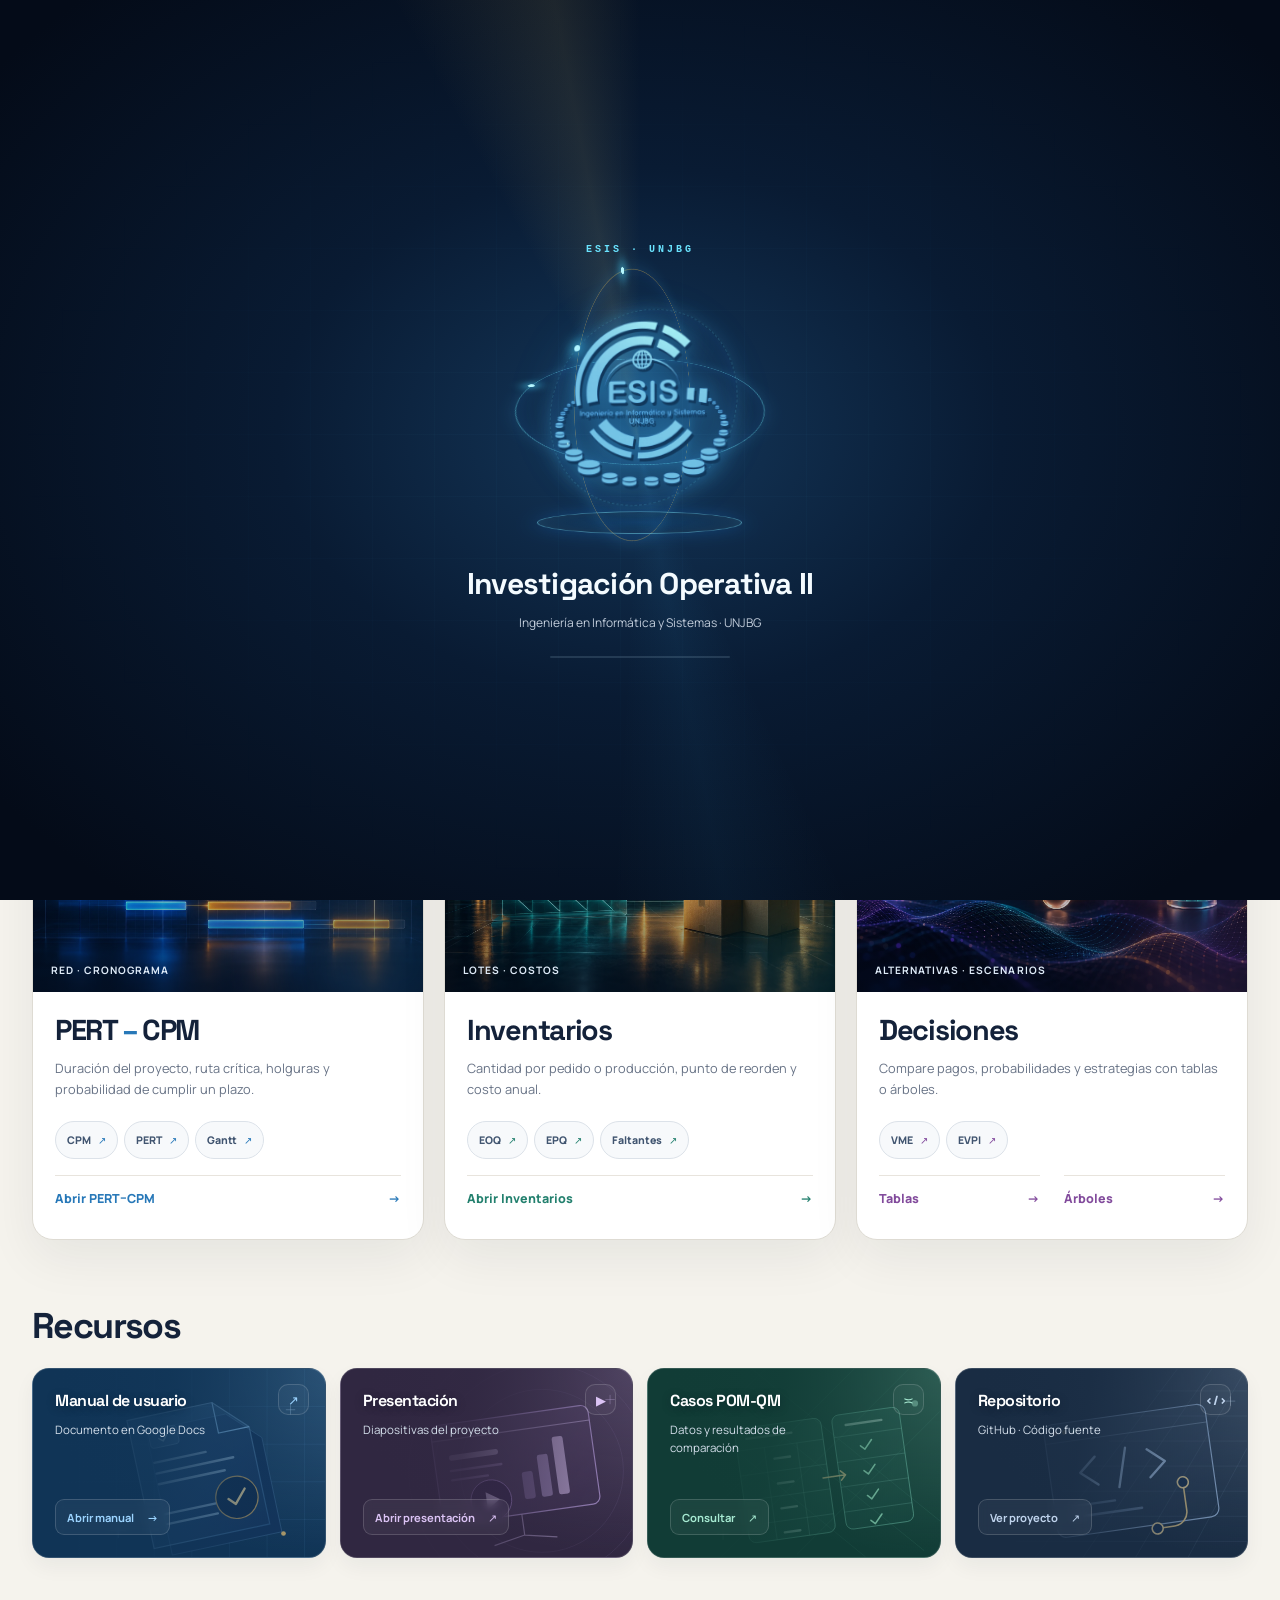
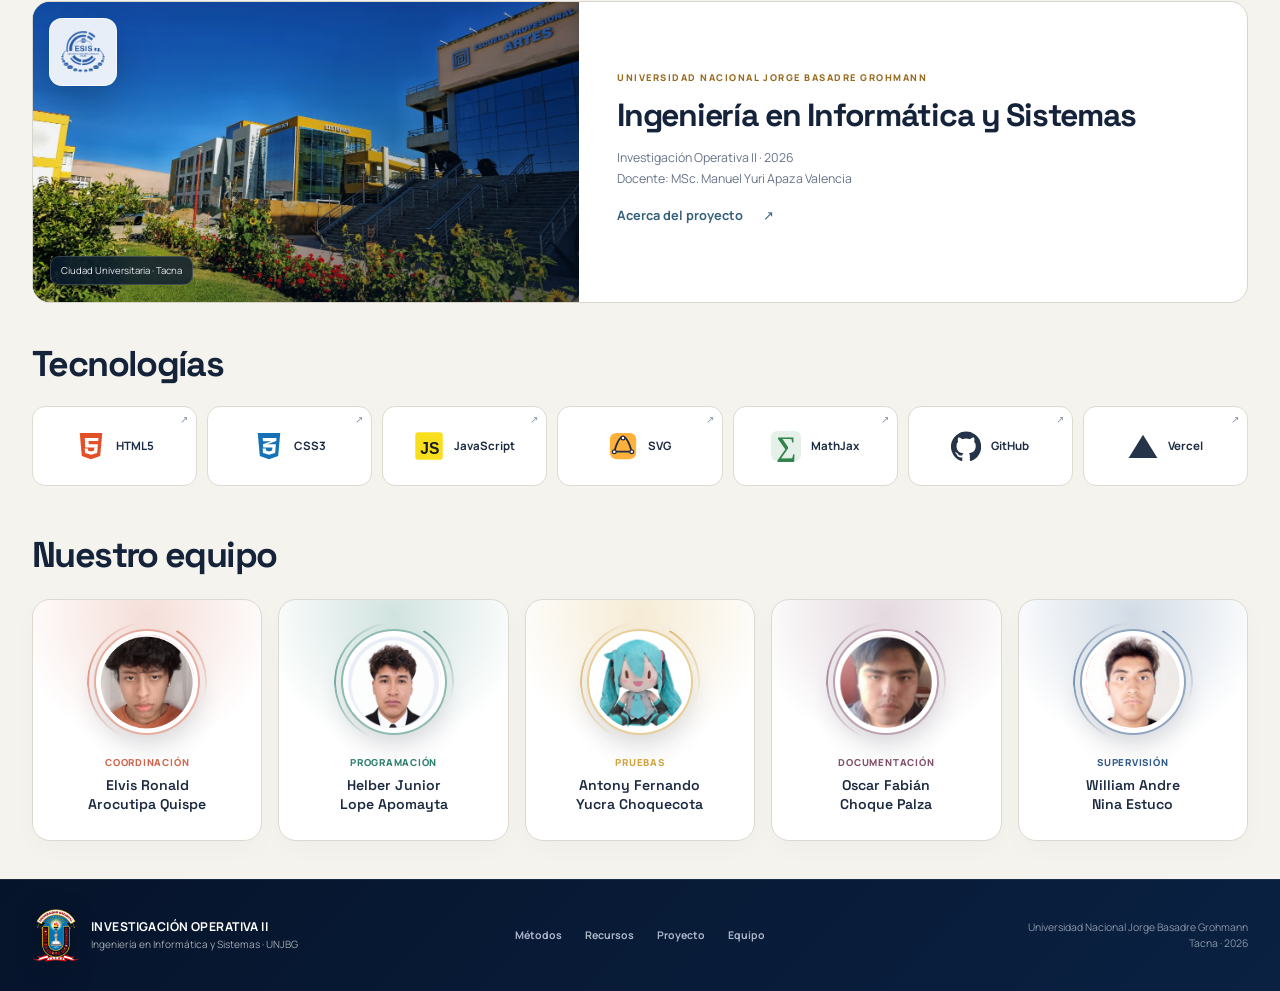
<file: index.html>
<!DOCTYPE html>
<html lang="es">
<head>
  <meta charset="UTF-8">
  <meta name="viewport" content="width=device-width, initial-scale=1.0">
  <meta name="theme-color" content="#06152d">
  <meta name="description" content="Plataforma académica interactiva de Investigación Operativa II para resolver PERT–CPM, inventarios y teoría de decisiones.">
  <title>Investigación Operativa II | UNJBG</title>
  <link rel="preconnect" href="https://fonts.googleapis.com">
  <link rel="preconnect" href="https://fonts.gstatic.com" crossorigin>
  <link href="https://fonts.googleapis.com/css2?family=Manrope:wght@400;500;600;700;800&family=Space+Grotesk:wght@500;600;700&display=swap" rel="stylesheet">
  <link rel="stylesheet" href="estilos.css">
  <link rel="stylesheet" href="assets/navegacion.css?v=20261016i">
  <link rel="stylesheet" href="assets/identidad.css?v=20261016i">
  <script src="assets/identidad.js?v=20261016j" defer></script>
  <script src="assets/navegacion.js?v=20261016d" defer></script>
  <script src="inicio.js?v=20261016d" defer></script>
</head>
<body>
  <a class="saltar-contenido" href="#contenido">Saltar al contenido</a>

  <header class="cabecera" id="cabecera">
    <a class="marca" href="#inicio" aria-label="Ir al inicio">
      <img class="marca-imagen" src="assets/institucional/logo-unjbg.png" alt="Escudo de la Universidad Nacional Jorge Basadre Grohmann">
      <span><strong>Investigación Operativa II</strong><small>Ingeniería en Informática y Sistemas · UNJBG</small></span>
    </a>
    <nav class="navegacion-principal" aria-label="Navegación principal">
      <a class="activo" href="#inicio">Inicio</a>
      <a href="#metodos">Métodos</a>
      <a href="#recursos">Recursos</a>
      <a href="#proyecto">Proyecto</a>
      <a href="#equipo">Equipo</a>
    </nav>
    <span data-menu-metodos></span>
  </header>

  <main id="contenido">
    <section id="inicio" class="portada">
      <canvas id="campo-red" class="campo-red" aria-hidden="true"></canvas>
      <div class="rejilla-portada" aria-hidden="true"></div>
      <div class="orbe orbe-uno" aria-hidden="true"></div>
      <div class="orbe orbe-dos" aria-hidden="true"></div>
      <div class="contenido-portada">
        <div class="texto-portada">
          <p class="etiqueta etiqueta-clara"><span></span> UNJBG · Informática y Sistemas</p>
          <h1>Investigación<br>Operativa <em>II.</em></h1>
          <p class="bajada">PERT–CPM, inventarios y decisiones. Seleccione un modelo para ingresar sus datos o resolver un ejercicio de las prácticas.</p>
          <div class="acciones-portada">
            <a class="boton boton-primario" href="#metodos"><span>Explorar métodos</span><b>↓</b></a>
            <a class="boton boton-vidrio" href="https://docs.google.com/document/d/1jav5G6S2AViDCU3NsVquI1vtXrxpPvtDxwxEemQFk6U/edit?tab=t.0" target="_blank" rel="noopener"><span>Manual de usuario</span><b>↗</b></a>
          </div>
          <button class="enlace-ayuda" type="button" data-detalle="inicio">Cómo empezar <span>↗</span></button>
        </div>

        <div class="visor-portada visor-esis">
          <div class="esis-holograma">
            <span class="esis-orbita" aria-hidden="true"></span>
            <span class="esis-orbita esis-orbita-dos" aria-hidden="true"></span>
            <span class="esis-orbita esis-orbita-tres" aria-hidden="true"></span>
            <span class="esis-plataforma" aria-hidden="true"></span>
            <div class="esis-emblema"><img src="assets/institucional/logo-esis.png" width="500" height="500" alt="ESIS · Ingeniería en Informática y Sistemas · UNJBG" decoding="async" fetchpriority="high"></div>
            <span class="esis-codigo" aria-hidden="true">ESIS / UNJBG<br>IO · II / 2026</span>
          </div>
          <p class="firma-esis">Escuela Profesional · Informática y Sistemas</p>
        </div>
      </div>
    </section>

    <section id="metodos" class="seccion seccion-metodos">
      <div class="cabecera-seccion revelar">
        <div><h2>Métodos</h2></div>
        <button class="enlace-seccion" type="button" data-detalle="modelos">¿Qué modelo utilizar? <span>↗</span></button>
      </div>
      <div class="rejilla-metodos">
        <article class="tarjeta-metodo metodo-pert revelar">
          <a class="visual-metodo" href="metodos/pert-cpm/index.html" aria-label="Abrir PERT–CPM"><img src="assets/metodos/pert.webp" alt="Red de actividades y cronograma de un proyecto" width="1536" height="1024" loading="lazy" decoding="async"><span class="resplandor-metodo"></span><b class="indice-metodo">01</b><span class="rotulo-visual">Red · Cronograma</span><span class="barrido-visual"></span></a>
          <div class="cuerpo-metodo"><h3>PERT <span>–</span> CPM</h3><p class="descripcion">Duración del proyecto, ruta crítica, holguras y probabilidad de cumplir un plazo.</p><div class="caracteristicas" aria-label="Conceptos del método"><button type="button" data-detalle="cpm" aria-label="CPM: método de la ruta crítica">CPM <small>↗</small></button><button type="button" data-detalle="pert" aria-label="PERT: técnica de evaluación y revisión de programas">PERT <small>↗</small></button><button type="button" data-detalle="gantt">Gantt <small>↗</small></button></div><a class="enlace-metodo" href="metodos/pert-cpm/index.html">Abrir PERT–CPM <span>→</span></a></div>
        </article>
        <article class="tarjeta-metodo metodo-inventarios revelar">
          <a class="visual-metodo" href="metodos/inventarios/index.html" aria-label="Abrir Inventarios"><img src="assets/metodos/inventarios.webp" alt="Almacén y curvas del costo de inventario" width="1536" height="1024" loading="lazy" decoding="async"><span class="resplandor-metodo"></span><b class="indice-metodo">02</b><span class="rotulo-visual">Lotes · Costos</span><span class="barrido-visual"></span></a>
          <div class="cuerpo-metodo"><h3>Inventarios</h3><p class="descripcion">Cantidad por pedido o producción, punto de reorden y costo anual.</p><div class="caracteristicas" aria-label="Modelos de inventario"><button type="button" data-detalle="eoq" aria-label="EOQ: cantidad económica de pedido">EOQ <small>↗</small></button><button type="button" data-detalle="epq" aria-label="EPQ: cantidad económica de producción">EPQ <small>↗</small></button><button type="button" data-detalle="faltantes">Faltantes <small>↗</small></button></div><a class="enlace-metodo" href="metodos/inventarios/index.html">Abrir Inventarios <span>→</span></a></div>
        </article>
        <article class="tarjeta-metodo metodo-decisiones revelar">
          <a class="visual-metodo" href="metodos/teoria-decisiones/index.html" aria-label="Abrir Decisiones"><img src="assets/metodos/decisiones.webp" alt="Alternativas y escenarios en un árbol de decisión" width="1536" height="1024" loading="lazy" decoding="async"><span class="resplandor-metodo"></span><b class="indice-metodo">03</b><span class="rotulo-visual">Alternativas · Escenarios</span><span class="barrido-visual"></span></a>
          <div class="cuerpo-metodo"><h3>Decisiones</h3><p class="descripcion">Compare pagos, probabilidades y estrategias con tablas o árboles.</p><div class="caracteristicas" aria-label="Conceptos de decisión"><button type="button" data-detalle="vme" aria-label="VME: valor monetario esperado">VME <small>↗</small></button><button type="button" data-detalle="evpi" aria-label="EVPI: valor esperado de la información perfecta">EVPI <small>↗</small></button></div><div class="accesos-decision"><a class="enlace-metodo" href="metodos/teoria-decisiones/index.html">Tablas <span>→</span></a><a class="enlace-metodo" href="metodos/teoria-decisiones/index.html#arboles">Árboles <span>→</span></a></div></div>
        </article>
      </div>
    </section>

    <section id="recursos" class="seccion seccion-recursos">
      <div class="cabecera-seccion revelar">
        <div><h2>Recursos</h2></div>
      </div>
      <div class="rejilla-recursos">
        <a class="tarjeta-recurso recurso-manual revelar" href="https://docs.google.com/document/d/1jav5G6S2AViDCU3NsVquI1vtXrxpPvtDxwxEemQFk6U/edit?tab=t.0" target="_blank" rel="noopener"><img class="fondo-recurso" src="assets/recursos/manual.svg" alt="" aria-hidden="true" width="420" height="240" loading="lazy"><span class="icono-recurso" aria-hidden="true">↗</span><h3>Manual de usuario</h3><small>Documento en Google Docs</small><strong>Abrir manual <span>→</span></strong></a>
        <a class="tarjeta-recurso recurso-presentacion revelar" href="https://powerpoint.cloud.microsoft/open/onedrive/?docId=BD4ED1BCF96A2D4B%21sfacaaf8e3ef54a579572b484c542a6ed&amp;driveId=BD4ED1BCF96A2D4B" target="_blank" rel="noopener"><img class="fondo-recurso" src="assets/recursos/presentacion.svg" alt="" aria-hidden="true" width="420" height="240" loading="lazy"><span class="icono-recurso" aria-hidden="true">▶</span><h3>Presentación</h3><small>Diapositivas del proyecto</small><strong>Abrir presentación <span>↗</span></strong></a>
        <a class="tarjeta-recurso recurso-casos revelar" href="https://docs.google.com/document/d/1nk48l1XG8mnhQM87JO287_r14me6HcoVKBGr3pOvxYw/edit?tab=t.0" target="_blank" rel="noopener"><img class="fondo-recurso" src="assets/recursos/casos.svg" alt="" aria-hidden="true" width="420" height="240" loading="lazy"><span class="icono-recurso" aria-hidden="true">≍</span><h3>Casos POM-QM</h3><small>Datos y resultados de comparación</small><strong>Consultar <span>↗</span></strong></a>
        <a class="tarjeta-recurso recurso-repositorio revelar" href="https://github.com/Juniorcoderw/Proyecto_Investigacion_Operativa_2" target="_blank" rel="noopener"><img class="fondo-recurso" src="assets/recursos/repositorio.svg" alt="" aria-hidden="true" width="420" height="240" loading="lazy"><span class="icono-recurso" aria-hidden="true">&lt;/&gt;</span><h3>Repositorio</h3><small>GitHub · Código fuente</small><strong>Ver proyecto <span>↗</span></strong></a>
      </div>
    </section>

    <section id="proyecto" class="seccion-institucional revelar">
      <figure class="fotografia-institucional">
        <img class="foto-campus" src="assets/institucional/campus-esis.jpg" alt="Campus de la UNJBG con el pabellón de Informática y Sistemas al centro">
        <img class="emblema-esis" src="assets/institucional/logo-esis.png" alt="Logotipo de Ingeniería en Informática y Sistemas">
        <figcaption>Ciudad Universitaria · Tacna</figcaption>
      </figure>
      <div class="contenido-institucional"><p class="etiqueta etiqueta-oscura">Universidad Nacional Jorge Basadre Grohmann</p><h2>Ingeniería en Informática y Sistemas</h2><p>Investigación Operativa II · 2026<br>Docente: MSc. Manuel Yuri Apaza Valencia</p><button class="enlace-seccion" type="button" data-detalle="proyecto">Acerca del proyecto <span>↗</span></button></div>
    </section>

    <section class="seccion seccion-tecnologias" aria-labelledby="titulo-tecnologias">
      <div class="cabecera-tecnologias revelar"><h2 id="titulo-tecnologias">Tecnologías</h2></div>
      <div class="lista-tecnologias revelar" aria-label="Tecnologías utilizadas">
        <button type="button" data-detalle="html" aria-label="HTML5: detalles"><svg viewBox="0 0 48 48" aria-hidden="true"><path fill="#e34f26" d="M6 3h36l-3.3 37L24 45 9.3 40Z"/><path fill="#fff" d="M14 11h22l-.5 5H20l.4 5h14.6l-1.2 14-9.8 3-9.5-3-.6-7h5l.3 3.2 4.8 1.4 5-1.4.4-5H14.7Z"/></svg><b>HTML5</b><span>↗</span></button>
        <button type="button" data-detalle="css" aria-label="CSS3: detalles"><svg viewBox="0 0 48 48" aria-hidden="true"><path fill="#1572b6" d="M6 3h36l-3.3 37L24 45 9.3 40Z"/><path fill="#fff" d="M14 11h22l-.5 5-14 5h13.5l-1.2 14-9.8 3-9.5-3-.6-7h5l.3 3.2 4.8 1.4 5-1.4.4-5H14.7l-.4-5 13.3-5H14.4Z"/></svg><b>CSS3</b><span>↗</span></button>
        <button type="button" data-detalle="js" aria-label="JavaScript: detalles"><svg viewBox="0 0 48 48" aria-hidden="true"><rect width="44" height="44" x="2" y="2" rx="5" fill="#f7df1e"/><text x="10" y="36" font-family="Arial,sans-serif" font-size="25" font-weight="bold" fill="#171b22">JS</text></svg><b>JavaScript</b><span>↗</span></button>
        <button type="button" data-detalle="svg" aria-label="SVG: detalles"><svg viewBox="0 0 48 48" aria-hidden="true"><rect x="3" y="3" width="42" height="42" rx="10" fill="#ffb13b"/><path d="M10 33Q24-15 38 33M10 33h28" fill="none" stroke="#232d42" stroke-width="3"/><g fill="#fff" stroke="#232d42" stroke-width="2"><circle cx="10" cy="33" r="3"/><circle cx="24" cy="11" r="3"/><circle cx="38" cy="33" r="3"/></g></svg><b>SVG</b><span>↗</span></button>
        <button type="button" data-detalle="mathjax" aria-label="MathJax: detalles"><span class="logo-math" aria-hidden="true">∑</span><b>MathJax</b><span>↗</span></button>
        <button type="button" data-detalle="github" aria-label="GitHub: detalles"><svg viewBox="0 0 24 24" aria-hidden="true"><path fill="currentColor" d="M12 .5a12 12 0 0 0-3.8 23.4c.6.1.8-.3.8-.6v-2.3c-3.3.7-4-1.4-4-1.4-.5-1.4-1.3-1.8-1.3-1.8-1.1-.8.1-.7.1-.7 1.2.1 1.8 1.2 1.8 1.2 1.1 1.8 2.8 1.3 3.5 1 .1-.8.4-1.3.8-1.6-2.7-.3-5.5-1.3-5.5-6a4.7 4.7 0 0 1 1.3-3.2 4.3 4.3 0 0 1 .1-3.2s1-.3 3.3 1.2a11.5 11.5 0 0 1 6 0C17.4 5 18.4 5.3 18.4 5.3a4.3 4.3 0 0 1 .1 3.2 4.7 4.7 0 0 1 1.3 3.3c0 4.6-2.8 5.6-5.5 5.9.5.4.8 1.1.8 2.2v3.4c0 .3.2.7.8.6A12 12 0 0 0 12 .5Z"/></svg><b>GitHub</b><span>↗</span></button>
        <button type="button" data-detalle="vercel" aria-label="Vercel: detalles"><svg viewBox="0 0 48 48" aria-hidden="true"><path fill="currentColor" d="m24 6 23 37H1Z"/></svg><b>Vercel</b><span>↗</span></button>
      </div>
    </section>

    <section id="equipo" class="seccion seccion-equipo" aria-labelledby="titulo-equipo">
      <div class="cabecera-seccion revelar"><h2 id="titulo-equipo">Nuestro equipo</h2></div>
      <div class="rejilla-equipo">
        <article class="integrante integrante-coordinacion revelar"><span class="retrato-equipo"><span class="foto-equipo foto-elvis" role="img" aria-label="Elvis Ronald Arocutipa Quispe"></span></span><div><p>Coordinación</p><h3>Elvis Ronald<br>Arocutipa Quispe</h3></div></article>
        <article class="integrante integrante-programacion revelar"><span class="retrato-equipo"><span class="foto-equipo foto-helber" role="img" aria-label="Helber Junior Lope Apomayta"></span></span><div><p>Programación</p><h3>Helber Junior<br>Lope Apomayta</h3></div></article>
        <article class="integrante integrante-pruebas revelar"><span class="retrato-equipo"><span class="foto-equipo foto-antony" role="img" aria-label="Avatar de Antony Fernando Yucra Choquecota"></span></span><div><p>Pruebas</p><h3>Antony Fernando<br>Yucra Choquecota</h3></div></article>
        <article class="integrante integrante-documentacion revelar"><span class="retrato-equipo"><span class="foto-equipo foto-oscar" role="img" aria-label="Oscar Fabián Choque Palza"></span></span><div><p>Documentación</p><h3>Oscar Fabián<br>Choque Palza</h3></div></article>
        <article class="integrante integrante-supervision revelar"><span class="retrato-equipo"><span class="foto-equipo foto-william" role="img" aria-label="William Andre Nina Estuco"></span></span><div><p>Supervisión</p><h3>William Andre<br>Nina Estuco</h3></div></article>
      </div>
    </section>
  </main>

  <footer class="pie-principal">
    <div class="marca marca-pie"><img class="marca-imagen" src="assets/institucional/logo-unjbg.png" alt=""><span><strong>Investigación Operativa II</strong><small>Ingeniería en Informática y Sistemas · UNJBG</small></span></div>
    <nav aria-label="Enlaces del pie de página"><a href="#metodos">Métodos</a><a href="#recursos">Recursos</a><a href="#proyecto">Proyecto</a><a href="#equipo">Equipo</a></nav>
    <p>Universidad Nacional Jorge Basadre Grohmann<br>Tacna · 2026</p>
  </footer>
  <dialog class="detalle-flotante" id="detalle-flotante" aria-labelledby="titulo-detalle"><div class="encabezado-detalle"><div class="cabecera-detalle"><span id="categoria-detalle"></span><button type="button" id="cerrar-detalle" aria-label="Cerrar información" autofocus>×</button></div><div class="identidad-detalle"><span class="emblema-detalle" id="emblema-detalle" aria-hidden="true"></span><h2 id="titulo-detalle"></h2></div></div><div class="cuerpo-detalle" id="contenido-detalle"></div></dialog>
</body>
</html>
</file>
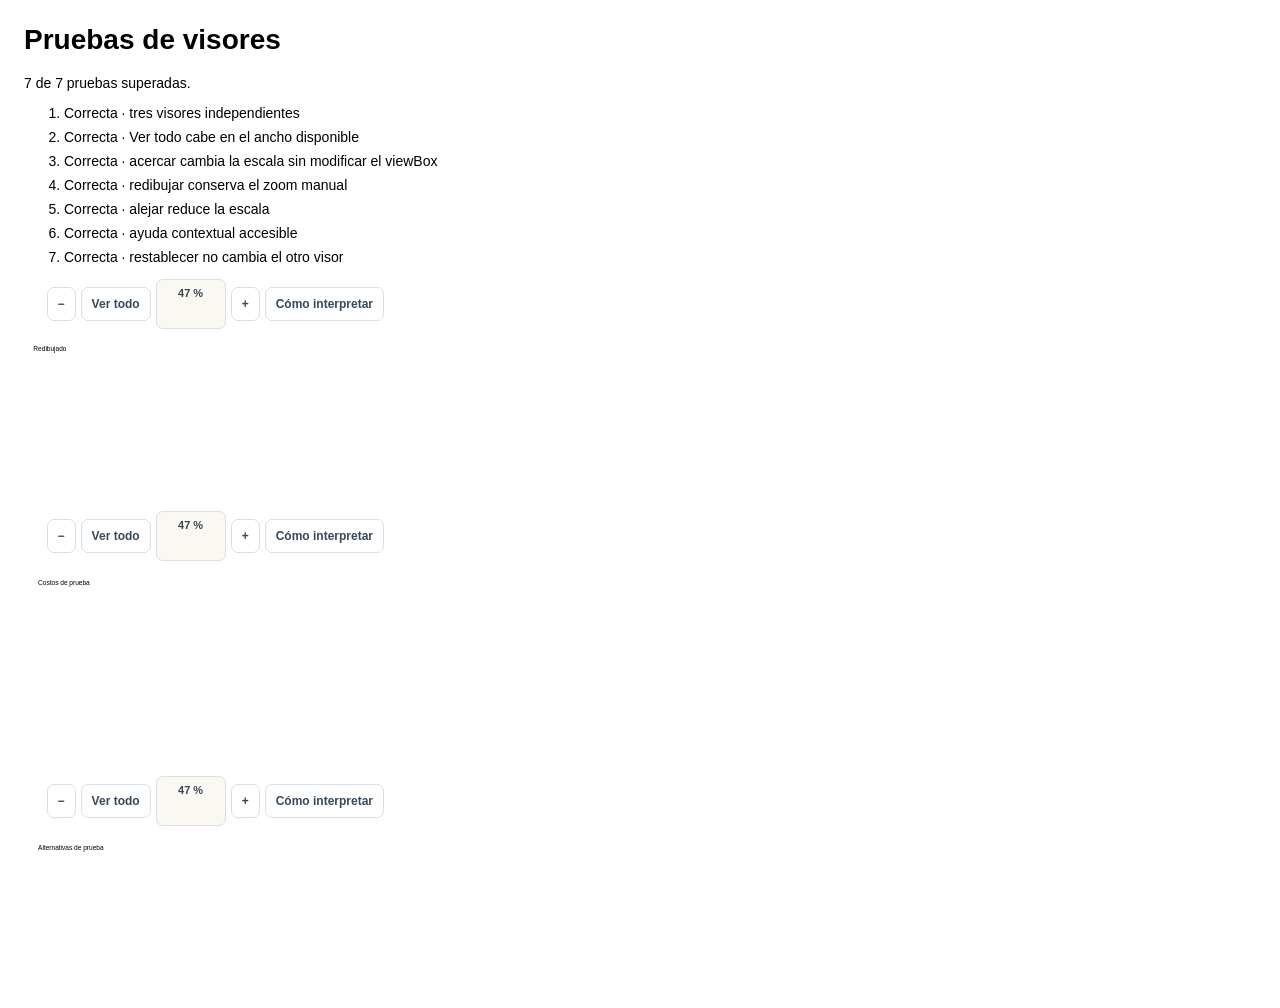
<file: assets/pruebas-visores.html>
<!DOCTYPE html><html lang="es"><head><meta charset="utf-8"><meta name="viewport" content="width=device-width,initial-scale=1"><title>Pruebas de visores</title><link rel="stylesheet" href="visores.css"><style>body{font:14px Arial;margin:24px}.muestra{width:360px;max-width:100%;margin-bottom:24px}.grafico{overflow:auto}li{margin:8px 0}</style><script src="visores.js?v=20261016g" defer></script></head><body><h1>Pruebas de visores</h1><p id="resumen">Ejecutando</p><ol id="pruebas"></ol><section class="muestra"><div id="grafico-inventario" class="grafico"><svg viewBox="0 0 760 310"><text x="30" y="30">Inventario de prueba</text></svg></div></section><section class="muestra"><div id="grafico-costos" class="grafico"><svg viewBox="0 0 760 380"><text x="30" y="30">Costos de prueba</text></svg></div></section><section class="muestra"><div id="grafico-valores" class="grafico"><svg viewBox="0 0 760 310"><text x="30" y="30">Alternativas de prueba</text></svg></div></section><script>
window.addEventListener('load', async () => {
  const esperar = () => new Promise(resolve => requestAnimationFrame(() => requestAnimationFrame(resolve)));
  await esperar();
  let correctas = 0;
  const pruebas = [];
  function verificar(nombre, condicion) { const li = document.createElement('li'); li.textContent = (condicion ? 'Correcta' : 'Fallida') + ' · ' + nombre; document.querySelector('#pruebas').append(li); pruebas.push(condicion); if(condicion) correctas++; }
  const grafico = document.querySelector('#grafico-inventario');
  const herramientas = grafico.previousElementSibling;
  verificar('tres visores independientes', document.querySelectorAll('.herramientas-grafica').length === 3);
  verificar('Ver todo cabe en el ancho disponible', grafico.scrollWidth <= grafico.clientWidth + 1);
  const inicial = Number(grafico.dataset.escalaVisual);
  herramientas.querySelector('[aria-label^="Acercar"]').click();
  const manual = Number(grafico.dataset.escalaVisual);
  verificar('acercar cambia la escala sin modificar el viewBox', manual > inicial && grafico.querySelector('svg').getAttribute('viewBox') === '0 0 760 310');
  grafico.innerHTML = '<svg viewBox="0 0 760 310"><text x="20" y="25">Redibujado</text></svg>';
  await esperar();
  verificar('redibujar conserva el zoom manual', Number(grafico.dataset.escalaVisual) === manual && parseFloat(grafico.querySelector('svg').style.width) > 0);
  herramientas.querySelector('[aria-label^="Alejar"]').click();
  verificar('alejar reduce la escala', Number(grafico.dataset.escalaVisual) < manual);
  herramientas.querySelector('[aria-label^="Cómo interpretar"]').click();
  verificar('ayuda contextual accesible', document.querySelector('.ayuda-grafica-dialogo').open && document.querySelector('#titulo-ayuda-grafica').textContent === 'Evolución del inventario');
  document.querySelector('.ayuda-grafica-dialogo').close();
  herramientas.querySelector('[aria-label^="Ajustar"]').click();
  verificar('restablecer no cambia el otro visor', grafico.scrollWidth <= grafico.clientWidth + 1 && document.querySelector('#grafico-costos').dataset.escalaVisual);
  document.querySelector('#resumen').textContent = correctas + ' de ' + pruebas.length + ' pruebas superadas.';
});
</script></body></html>
</file>
<file: estilos.css>
:root {
  font-family: "Manrope", sans-serif;
  font-synthesis: none;
  color: #14223a;
  background: #f5f3ed;
  --noche: #06142b;
  --azul: #173d6e;
  --oro: #e5b94f;
  --oro-claro: #ffe49a;
  --coral: #d2684e;
  --verde: #2c806f;
  --ciruela: #84516c;
  --tinta: #14223a;
  --suave: #687386;
  --papel: #f5f3ed;
  --borde: #dedbd3;
  --ancho: 1340px;
}
* { box-sizing: border-box; }
html { scroll-behavior: smooth; scroll-padding-top: 92px; }
body { margin: 0; min-width: 320px; overflow-x: hidden; background: var(--papel); color: var(--tinta); }
button, a { -webkit-tap-highlight-color: transparent; }
a { color: inherit; }
button { font: inherit; }
::selection { background: var(--oro); color: var(--noche); }
.saltar-contenido { position: fixed; z-index: 1000; top: 8px; left: 8px; padding: 10px 15px; border-radius: 8px; background: #fff; color: var(--noche); font-weight: 800; transform: translateY(-150%); transition: transform .2s ease; }
.saltar-contenido:focus { transform: translateY(0); }

.cabecera { position: fixed; z-index: 40; top: 0; left: 50%; display: grid; width: 100%; min-height: 88px; padding: 0 max(32px, calc((100% - var(--ancho)) / 2)); grid-template-columns: minmax(320px, 1fr) auto minmax(150px, 1fr); align-items: center; border-bottom: 1px solid rgba(255,255,255,.12); color: #fff; transform: translateX(-50%); transition: min-height .3s ease, background .3s ease, box-shadow .3s ease, backdrop-filter .3s ease; }
.cabecera.desplazada { min-height: 74px; background: rgba(5,19,41,.9); box-shadow: 0 12px 34px rgba(0,0,0,.2); backdrop-filter: blur(18px); }
.marca { display: inline-flex; min-width: 0; align-items: center; gap: 12px; text-decoration: none; }
.marca-imagen { width: 47px; height: 53px; flex: 0 0 auto; object-fit: contain; filter: drop-shadow(0 5px 12px rgba(0,0,0,.25)); }
.marca > span:last-child { display: grid; min-width: 0; gap: 3px; }
.marca strong { font-size: .76rem; letter-spacing: .035em; line-height: 1.2; text-transform: uppercase; }
.marca small { color: rgba(255,255,255,.63); font-size: .63rem; }
.navegacion-principal { display: flex; height: 88px; align-items: stretch; gap: 31px; }
.navegacion-principal a { position: relative; display: flex; align-items: center; color: rgba(255,255,255,.65); font-size: .72rem; font-weight: 800; text-decoration: none; transition: color .2s ease; }
.navegacion-principal a::after { position: absolute; right: 50%; bottom: 0; left: 50%; height: 3px; border-radius: 999px 999px 0 0; background: var(--oro); content: ""; box-shadow: 0 0 14px rgba(229,185,79,.8); transition: right .25s ease, left .25s ease; }
.navegacion-principal a:hover, .navegacion-principal a.activo { color: #fff; }
.navegacion-principal a:hover::after, .navegacion-principal a.activo::after { right: 0; left: 0; }
.boton-menu { display: grid; width: 105px; height: 43px; justify-self: end; padding: 10px 13px; grid-template-columns: 20px 1fr; grid-template-rows: repeat(3, 1fr); align-items: center; column-gap: 10px; border: 1px solid rgba(255,255,255,.2); border-radius: 12px; background: rgba(255,255,255,.06); color: #fff; cursor: pointer; backdrop-filter: blur(10px); transition: .22s ease; }
.boton-menu:hover { border-color: rgba(255,218,119,.6); background: rgba(255,255,255,.11); box-shadow: 0 0 24px rgba(229,185,79,.13); transform: translateY(-1px); }
.boton-menu > span { display: block; width: 20px; height: 1.5px; grid-column: 1; background: var(--oro-claro); }
.boton-menu b { grid-column: 2; grid-row: 1 / 4; font-size: .66rem; }

.capa-menu { position: fixed; z-index: 70; inset: 0; background: rgba(2,10,23,.72); opacity: 0; backdrop-filter: blur(5px); transition: opacity .3s ease; }
.capa-menu.visible { opacity: 1; }
.menu-metodos { position: fixed; z-index: 80; top: 0; right: 0; display: flex; width: min(430px, 100%); height: 100dvh; padding: 30px; flex-direction: column; background: linear-gradient(155deg, #0c2447, #06142b 58%, #091931); color: #fff; box-shadow: -28px 0 80px rgba(0,0,0,.42); transform: translateX(104%); visibility: hidden; transition: transform .38s cubic-bezier(.22,.75,.22,1), visibility .38s; }
.menu-metodos.abierto { transform: translateX(0); visibility: visible; }
.menu-metodos::before { position: absolute; top: 0; right: 0; left: 0; height: 3px; background: linear-gradient(90deg, transparent, var(--oro), transparent); content: ""; box-shadow: 0 0 20px rgba(229,185,79,.75); }
.cabecera-menu { display: flex; align-items: flex-start; justify-content: space-between; padding-bottom: 25px; border-bottom: 1px solid rgba(255,255,255,.12); }
.cabecera-menu span { color: var(--oro); font-size: .62rem; font-weight: 800; letter-spacing: .15em; text-transform: uppercase; }
.cabecera-menu h2 { margin: 6px 0 0; font: 700 1.7rem "Space Grotesk"; letter-spacing: -.04em; }
.cabecera-menu button { display: grid; width: 40px; height: 40px; place-items: center; border: 1px solid rgba(255,255,255,.18); border-radius: 11px; background: rgba(255,255,255,.06); color: #fff; font-size: 1.35rem; cursor: pointer; }
.menu-metodos nav { display: grid; margin-top: 22px; gap: 9px; }
.opcion-menu { --acento-menu: var(--oro); position: relative; display: grid; min-height: 84px; padding: 15px; overflow: hidden; grid-template-columns: 38px 1fr 22px; align-items: center; gap: 10px; border: 1px solid rgba(255,255,255,.1); border-radius: 14px; background: rgba(255,255,255,.035); text-decoration: none; transition: .22s ease; }
.opcion-menu::before { position: absolute; top: 16px; bottom: 16px; left: 0; width: 2px; background: var(--acento-menu); content: ""; box-shadow: 0 0 12px var(--acento-menu); transform: scaleY(0); transition: transform .22s ease; }
.opcion-menu:hover { border-color: color-mix(in srgb, var(--acento-menu) 45%, transparent); background: rgba(255,255,255,.075); transform: translateX(-5px); }
.opcion-menu:hover::before { transform: scaleY(1); }
.opcion-pert { --acento-menu: #e17a61; }
.opcion-inventarios { --acento-menu: #50ad97; }
.opcion-decisiones, .opcion-arboles { --acento-menu: #c482a6; }
.numero-menu { color: var(--acento-menu); font: 700 .7rem "Space Grotesk"; }
.opcion-menu > span:nth-child(2) { display: grid; gap: 4px; }
.opcion-menu strong { font: 600 .92rem "Space Grotesk"; }
.opcion-menu small { color: #8fa0b9; font-size: .65rem; }
.opcion-menu > b { color: var(--acento-menu); font-size: .95rem; transition: transform .2s ease; }
.opcion-menu:hover > b { transform: translate(2px,-2px); }
.pie-menu { display: grid; margin-top: auto; gap: 8px; }
.pie-menu a { display: flex; justify-content: space-between; padding: 14px 2px; border-top: 1px solid rgba(255,255,255,.12); color: #c4cddd; font-size: .7rem; font-weight: 700; text-decoration: none; }
.pie-menu a span { color: var(--oro); }
body.menu-abierto { overflow: hidden; }

.portada { position: relative; min-height: 790px; overflow: hidden; background: radial-gradient(circle at 72% 38%, #153c69 0, #0a2346 27%, #06162e 60%, #040f22 100%); color: #fff; isolation: isolate; }
.campo-red, .rejilla-portada { position: absolute; inset: 0; width: 100%; height: 100%; }
.campo-red { z-index: -1; opacity: .74; }
.rejilla-portada { z-index: -2; background-image: linear-gradient(rgba(105,148,197,.06) 1px, transparent 1px), linear-gradient(90deg, rgba(105,148,197,.06) 1px, transparent 1px); background-size: 64px 64px; mask-image: linear-gradient(90deg, transparent 2%, #000 52%, #000 100%); transform: perspective(700px) rotateX(58deg) scale(1.5) translateY(14%); transform-origin: bottom; }
.portada::before { position: absolute; z-index: -1; inset: 0; background: linear-gradient(90deg, rgba(3,13,31,.98) 0%, rgba(4,17,38,.91) 39%, rgba(5,22,46,.35) 72%, rgba(3,14,31,.7) 100%); content: ""; }
.portada::after { position: absolute; top: 0; bottom: 0; left: -24%; width: 18%; background: linear-gradient(90deg, transparent, rgba(255,222,133,.09), transparent); content: ""; pointer-events: none; transform: skewX(-18deg); animation: barrido 8.5s ease-in-out infinite; }
.orbe { position: absolute; z-index: -1; border-radius: 50%; opacity: .55; filter: blur(4px); pointer-events: none; }
.orbe-uno { top: 12%; right: 15%; width: 420px; height: 420px; border: 1px solid rgba(229,185,79,.12); box-shadow: inset 0 0 80px rgba(229,185,79,.045), 0 0 90px rgba(34,100,168,.12); animation: respirar 7s ease-in-out infinite; }
.orbe-dos { right: -80px; bottom: -180px; width: 520px; height: 520px; background: radial-gradient(circle, rgba(47,111,175,.2), transparent 65%); }
.contenido-portada { position: relative; display: grid; width: min(var(--ancho), calc(100% - 64px)); min-height: 790px; margin: auto; padding: 126px 0 70px; grid-template-columns: minmax(0, 1.08fr) minmax(390px,.72fr); align-items: center; gap: clamp(42px,6vw,96px); }
.etiqueta { margin: 0 0 19px; color: #a6b2c4; font-size: .67rem; font-weight: 800; letter-spacing: .16em; text-transform: uppercase; }
.etiqueta > span { display: inline-block; width: 22px; height: 2px; margin: 0 9px 3px 0; background: var(--oro); box-shadow: 0 0 12px rgba(229,185,79,.7); }
.etiqueta-clara { color: #b7c4d6; }
.etiqueta-oscura { color: #986a1e; }
.etiqueta-dorada { color: #dfb34c; }
.texto-portada h1, .cabecera-seccion h2, .titulo-proceso h2, .contenido-institucional h2, .cabecera-tecnologias h2 { margin: 0; font-family: "Space Grotesk", sans-serif; letter-spacing: -.06em; }
.texto-portada h1 { max-width: 850px; font-size: clamp(3.8rem,6.15vw,6.5rem); line-height: .96; text-wrap: balance; }
.texto-portada h1 em { color: transparent; background: linear-gradient(115deg,#fff0b6,#e6ba50 55%,#b97b24); background-clip: text; -webkit-background-clip: text; font-style: normal; filter: drop-shadow(0 0 24px rgba(229,185,79,.14)); }
.bajada { max-width: 660px; margin: 27px 0 0; color: #bec9d9; font-size: clamp(.95rem,1.3vw,1.08rem); line-height: 1.75; }
.acciones-portada { display: flex; margin-top: 31px; flex-wrap: wrap; gap: 11px; }
.boton { position: relative; display: inline-flex; min-height: 51px; align-items: center; justify-content: space-between; gap: 22px; padding: 0 20px; overflow: hidden; border: 1px solid transparent; border-radius: 11px; font-size: .74rem; font-weight: 800; text-decoration: none; transition: transform .22s ease, box-shadow .22s ease, border-color .22s ease; }
.boton::before { position: absolute; inset: 0; background: linear-gradient(110deg, transparent 20%, rgba(255,255,255,.35) 48%, transparent 76%); content: ""; transform: translateX(-130%); transition: transform .65s ease; }
.boton:hover { transform: translateY(-3px); }
.boton:hover::before { transform: translateX(130%); }
.boton b { font-size: .9rem; }
.boton-primario { background: linear-gradient(135deg,#f4d270,#d9a739); color: #17243a; box-shadow: 0 14px 36px rgba(197,139,26,.28), 0 0 0 1px rgba(255,232,161,.22) inset; }
.boton-vidrio { border-color: rgba(255,255,255,.21); background: rgba(255,255,255,.07); color: #fff; backdrop-filter: blur(12px); }
.datos-portada { display: flex; margin-top: 39px; flex-wrap: wrap; }
.datos-portada span { display: grid; min-width: 128px; padding: 0 22px; border-left: 1px solid rgba(255,255,255,.16); color: #8493a9; font-size: .6rem; }
.datos-portada span:first-child { padding-left: 0; border-left: 0; }
.datos-portada b { margin-bottom: 3px; color: #fff; font: 600 1.05rem "Space Grotesk"; }

.visor-portada { perspective: 1000px; }
.marco-visor { position: relative; padding: 1px; overflow: hidden; border-radius: 21px; background: rgba(255,255,255,.14); box-shadow: 0 32px 90px rgba(0,0,0,.36), 0 0 70px rgba(52,111,173,.12); transform: rotateY(-4deg) rotateX(1deg); transition: transform .4s ease, box-shadow .4s ease; isolation: isolate; }
.marco-visor::before { position: absolute; z-index: -2; top: -55%; left: -30%; width: 160%; height: 210%; background: conic-gradient(from 90deg,transparent 0 34%,rgba(244,207,105,.95) 42%,transparent 49% 78%,rgba(68,148,215,.7) 86%,transparent 94%); content: ""; animation: girar-borde 7s linear infinite; }
.marco-visor::after { position: absolute; inset: 1px; z-index: -1; border-radius: 20px; background: rgba(6,20,44,.91); content: ""; backdrop-filter: blur(18px); }
.visor-portada:hover .marco-visor { box-shadow: 0 40px 110px rgba(0,0,0,.42), 0 0 75px rgba(229,185,79,.1); transform: rotateY(0) translateY(-5px); }
.barra-visor { display: flex; height: 47px; padding: 0 17px; align-items: center; gap: 6px; border-bottom: 1px solid rgba(255,255,255,.1); }
.barra-visor span { width: 7px; height: 7px; border-radius: 50%; background: #d36c58; }
.barra-visor span:nth-child(2) { background:#dfb34c; }
.barra-visor span:nth-child(3) { background:#4aa083; }
.barra-visor b { margin-left: auto; color: #8394ac; font-size: .56rem; letter-spacing: .1em; text-transform: uppercase; }
.marco-visor svg { display: block; width: 100%; height: auto; padding: 15px 12px 0; }
.red-mini path { fill: none; stroke: rgba(123,157,195,.48); stroke-width: 2; }
.red-mini > circle:not(.pulso-svg) { fill: #0c274d; stroke: url(#lineaDorada); stroke-width: 2; filter: url(#brillo); }
.pulso-svg { fill: #ffe18a; filter: url(#brillo); }
.pulso-b { fill: #67b7a4; }
.grafica-mini line { stroke: rgba(130,160,195,.28); stroke-width: 1; }
.grafica-mini path { fill: none; stroke: url(#lineaDorada); stroke-width: 2.6; filter: url(#brillo); stroke-dasharray: 610; animation: dibujar 5s ease-in-out infinite alternate; }
.grafica-mini .nivel-mini { stroke: #54ad96; stroke-dasharray: 5 5; }
.grafica-mini text { fill: #8294ad; font: 10px "Manrope"; }
.estado-visor { display: flex; min-height: 53px; padding: 0 17px; align-items: center; justify-content: space-between; border-top: 1px solid rgba(255,255,255,.09); background: rgba(255,255,255,.025); color: #8fa0b8; font-size: .6rem; }
.estado-visor span { display: flex; align-items: center; gap: 7px; }
.estado-visor i { width: 7px; height: 7px; border-radius: 50%; background: #51b090; box-shadow: 0 0 12px #51b090; animation: latido 1.8s ease infinite; }
.estado-visor strong { color: #d3ad52; font-weight: 700; }
.indicador-scroll { position: absolute; bottom: 25px; left: 50%; display: grid; justify-items: center; gap: 5px; color: #8291a7; font-size: .55rem; font-weight: 700; letter-spacing: .13em; text-decoration: none; text-transform: uppercase; transform: translateX(-50%); }
.indicador-scroll span { width: 1px; height: 23px; background: linear-gradient(var(--oro),transparent); animation: bajar 1.8s ease infinite; }

.seccion { width: min(var(--ancho), calc(100% - 64px)); margin: auto; padding: 92px 0 104px; }
.cabecera-seccion, .cabecera-tecnologias { display: grid; grid-template-columns: minmax(0,1fr) 420px; align-items: end; gap: 45px; }
.cabecera-seccion h2, .cabecera-tecnologias h2, .contenido-institucional h2 { max-width: 820px; font-size: clamp(2.45rem,4vw,4.1rem); line-height: 1; }
.cabecera-seccion > p, .cabecera-tecnologias > p { margin: 0; color: var(--suave); font-size: .88rem; line-height: 1.75; }
.rejilla-metodos { display: grid; margin-top: 44px; grid-template-columns: repeat(3,1fr); gap: 18px; }
.tarjeta-metodo { --acento: var(--oro); position: relative; min-width: 0; overflow: hidden; border: 1px solid var(--borde); border-radius: 21px; background: #fff; color: var(--tinta); text-decoration: none; box-shadow: 0 18px 50px rgba(22,34,52,.065); transition: transform .32s cubic-bezier(.2,.75,.25,1), box-shadow .32s ease, border-color .32s ease; isolation: isolate; }
.tarjeta-metodo::before { position: absolute; z-index: 3; inset: -1px; border: 1px solid transparent; border-radius: 21px; background: conic-gradient(from var(--angulo,0deg),transparent 65%,var(--acento),transparent 80%) border-box; content: ""; mask: linear-gradient(#000 0 0) padding-box,linear-gradient(#000 0 0); mask-composite: exclude; opacity: 0; transition: opacity .3s ease; animation: halo-tarjeta 4s linear infinite; pointer-events: none; }
.tarjeta-metodo:hover { border-color: color-mix(in srgb,var(--acento) 45%,#ddd); box-shadow: 0 28px 65px rgba(22,34,52,.14), 0 0 35px color-mix(in srgb,var(--acento) 12%,transparent); transform: translateY(-8px); }
.tarjeta-metodo:hover::before { opacity: 1; }
.metodo-pert { --acento: var(--coral); }
.metodo-inventarios { --acento: var(--verde); }
.metodo-decisiones { --acento: var(--ciruela); }
.visual-metodo { position: relative; height: 210px; margin: 0; overflow: hidden; background: #0b1d37; }
.visual-metodo::after { position: absolute; inset: 0; background: linear-gradient(180deg,rgba(5,19,40,.08),rgba(5,17,36,.8)); content: ""; }
.visual-metodo img { width: 100%; height: 100%; object-fit: cover; object-position: top center; filter: saturate(.78) contrast(1.05); transform: scale(1.01); transition: transform .7s ease,filter .4s ease; }
.tarjeta-metodo:hover .visual-metodo img { filter: saturate(1.05) contrast(1.04); transform: scale(1.07); }
.resplandor-metodo { position: absolute; z-index: 2; right: -60px; bottom: -60px; width: 180px; height: 180px; border-radius: 50%; background: color-mix(in srgb,var(--acento) 40%,transparent); filter: blur(45px); opacity: .55; transition: transform .5s ease,opacity .4s ease; }
.tarjeta-metodo:hover .resplandor-metodo { opacity: .85; transform: scale(1.35); }
.indice-metodo { position: absolute; z-index: 3; top: 17px; left: 18px; display: grid; width: 42px; height: 42px; place-items: center; border: 1px solid rgba(255,255,255,.25); border-radius: 11px; background: rgba(5,20,43,.7); color: #fff0bd; font: 700 .68rem "Space Grotesk"; backdrop-filter: blur(8px); }
.cuerpo-metodo { padding: 25px 25px 24px; }
.cuerpo-metodo > p:first-child { margin: 0 0 8px; color: var(--acento); font-size: .62rem; font-weight: 800; letter-spacing: .12em; text-transform: uppercase; }
.cuerpo-metodo h3 { margin: 0; font: 700 2rem "Space Grotesk"; letter-spacing: -.045em; }
.cuerpo-metodo h3 span { color: var(--acento); }
.descripcion { min-height: 68px; margin: 13px 0 18px; color: #687386; font-size: .78rem; line-height: 1.65; }
.caracteristicas { display: flex; flex-wrap: wrap; gap: 6px; }
.caracteristicas span { padding: 6px 9px; border: 1px solid #e3dfd7; border-radius: 999px; color: #697487; background: #fbfaf7; font-size: .58rem; font-weight: 800; }
.enlace-metodo { display: flex; justify-content: space-between; margin-top: 20px; padding-top: 17px; border-top: 1px solid #e8e4dd; color: var(--acento); font-size: .72rem; }
.enlace-metodo span { transition: transform .2s ease; }
.tarjeta-metodo:hover .enlace-metodo span { transform: translate(3px,-3px); }

.franja-proceso { position: relative; overflow: hidden; background: #07172f; color: #fff; }
.franja-proceso::before { position: absolute; inset: 0; background-image: radial-gradient(circle at 15% 10%,rgba(55,120,185,.2),transparent 30%),linear-gradient(90deg,rgba(255,255,255,.025) 1px,transparent 1px); background-size: auto,64px 100%; content: ""; }
.contenido-proceso { position: relative; display: grid; padding-top: 76px; padding-bottom: 78px; grid-template-columns: .72fr 1.28fr; align-items: center; gap: 70px; }
.titulo-proceso h2 { max-width: 490px; font-size: clamp(2.4rem,3.7vw,3.8rem); line-height: 1.03; }
.pasos-proceso { display: grid; margin: 0; padding: 0; list-style: none; }
.pasos-proceso li { display: grid; min-height: 105px; padding: 20px 0; grid-template-columns: 58px 1fr; align-items: center; gap: 19px; border-top: 1px solid rgba(255,255,255,.12); }
.pasos-proceso li:last-child { border-bottom: 1px solid rgba(255,255,255,.12); }
.pasos-proceso li > span { display: grid; width: 48px; height: 48px; place-items: center; border: 1px solid rgba(229,185,79,.34); border-radius: 13px; background: rgba(229,185,79,.07); color: var(--oro-claro); font: 700 .7rem "Space Grotesk"; transition: .3s ease; }
.pasos-proceso li:hover > span { box-shadow: 0 0 25px rgba(229,185,79,.16); transform: rotate(-3deg) scale(1.04); }
.pasos-proceso h3 { margin: 0 0 5px; font: 600 1rem "Space Grotesk"; }
.pasos-proceso p { margin: 0; color: #91a0b5; font-size: .72rem; line-height: 1.6; }

.seccion-recursos { padding-bottom: 94px; }
.rejilla-recursos { display: grid; margin-top: 42px; grid-template-columns: repeat(4,1fr); gap: 13px; }
.tarjeta-recurso { position: relative; display: flex; min-height: 235px; padding: 23px; flex-direction: column; align-items: flex-start; border: 1px solid var(--borde); border-radius: 17px; background: rgba(255,255,255,.72); color: var(--tinta); text-align: left; text-decoration: none; box-shadow: 0 13px 38px rgba(25,38,55,.045); cursor: pointer; transition: .28s ease; }
.tarjeta-recurso::after { position: absolute; right: 22px; bottom: 0; left: 22px; height: 2px; background: linear-gradient(90deg,transparent,var(--oro),transparent); content: ""; opacity: 0; transform: scaleX(.25); transition: .3s ease; }
.tarjeta-recurso:hover { border-color: #ceb97f; background: #fff; box-shadow: 0 22px 48px rgba(25,38,55,.1); transform: translateY(-5px); }
.tarjeta-recurso:hover::after { opacity: 1; transform: scaleX(1); }
.recurso-destacado { background: linear-gradient(145deg,#fff9e8,#fff); border-color: #dfc984; }
.icono-recurso { display: grid; width: 39px; height: 39px; place-items: center; align-self: flex-end; border: 1px solid #ded9ce; border-radius: 10px; background: #fff; color: #9b6e21; font-size: .8rem; font-weight: 800; box-shadow: 0 6px 18px rgba(24,35,52,.06); }
.tarjeta-recurso > p { margin: 15px 0 6px; color: #9a712b; font-size: .58rem; font-weight: 800; letter-spacing: .1em; text-transform: uppercase; }
.tarjeta-recurso h3 { margin: 0; font: 650 1.22rem "Space Grotesk"; letter-spacing: -.03em; }
.tarjeta-recurso small { margin: 9px 0 18px; color: #6c7788; font-size: .68rem; line-height: 1.55; }
.tarjeta-recurso strong { margin-top: auto; color: #9b6e21; font-size: .67rem; }

.seccion-institucional { display: grid; width: min(1440px,calc(100% - 64px)); margin: 8px auto 90px; overflow: hidden; grid-template-columns: 1.08fr .92fr; border: 1px solid #d8d5cd; border-radius: 24px; background: #fff; box-shadow: 0 24px 70px rgba(27,39,56,.09); }
.fotografia-institucional { position: relative; min-height: 510px; margin: 0; overflow: hidden; background: #172a49; }
.foto-campus { width: 100%; height: 100%; object-fit: cover; transition: transform .9s ease,filter .5s ease; }
.fotografia-institucional:hover .foto-campus { filter: saturate(1.08) contrast(1.03); transform: scale(1.045); }
.fotografia-institucional::after { position: absolute; inset: 0; background: linear-gradient(145deg,rgba(6,24,50,.04) 35%,rgba(5,20,43,.6)); content: ""; }
.emblema-esis { position: absolute; z-index: 2; top: 21px; left: 21px; width: 103px; height: 103px; padding: 9px; border: 1px solid rgba(255,255,255,.65); border-radius: 17px; background: rgba(255,255,255,.9); object-fit: contain; box-shadow: 0 14px 35px rgba(4,18,39,.25); backdrop-filter: blur(10px); transition: transform .35s ease; }
.fotografia-institucional:hover .emblema-esis { transform: translateY(-3px) rotate(-2deg); }
.fotografia-institucional figcaption { position: absolute; z-index: 2; right: 17px; bottom: 17px; left: 17px; padding: 11px 13px; border: 1px solid rgba(255,255,255,.17); border-radius: 9px; background: rgba(7,24,47,.8); color: #e4e9f0; font-size: .62rem; line-height: 1.45; backdrop-filter: blur(10px); }
.contenido-institucional { display: flex; padding: clamp(36px,5vw,66px); flex-direction: column; justify-content: center; }
.contenido-institucional > p:not(.etiqueta) { margin: 22px 0 0; color: var(--suave); font-size: .86rem; line-height: 1.75; }
.alcance-proyecto { display: grid; margin: 28px 0 0; }
.alcance-proyecto div { display: grid; padding: 15px 0; grid-template-columns: 82px 1fr; border-top: 1px solid #e5e1d9; }
.alcance-proyecto dt { color: #986a1e; font-size: .64rem; font-weight: 800; text-transform: uppercase; }
.alcance-proyecto dd { margin: 0; color: #606b7d; font-size: .73rem; line-height: 1.45; }

.seccion-tecnologias { padding-top: 0; padding-bottom: 90px; }
.cabecera-tecnologias h2 { font-size: clamp(2.15rem,3.4vw,3.5rem); }
.lista-tecnologias { display: flex; margin-top: 34px; padding: 17px; flex-wrap: wrap; justify-content: center; gap: 8px; border: 1px solid #ddd9d1; border-radius: 16px; background: rgba(255,255,255,.58); box-shadow: 0 14px 38px rgba(24,36,52,.045); }
.lista-tecnologias span { display: flex; min-height: 43px; padding: 0 14px; align-items: center; gap: 7px; border: 1px solid #e1ded7; border-radius: 10px; background: #fff; color: #778194; font-size: .62rem; }
.lista-tecnologias b { color: #1c2b43; font-size: .67rem; }

.seccion-equipo { padding-top: 12px; }
.rejilla-equipo { display: grid; margin-top: 42px; grid-template-columns: repeat(5,minmax(0,1fr)); gap: 13px; }
.integrante { --acento-integrante: var(--coral); position: relative; min-width: 0; padding: 23px 14px 21px; overflow: hidden; border: 1px solid #ddd9d1; border-radius: 17px; background: #fff; text-align: center; box-shadow: 0 13px 38px rgba(30,40,56,.05); transition: .3s ease; isolation: isolate; }
.integrante::before { position: absolute; z-index: -1; top: -76px; left: 50%; width: 185px; height: 185px; border-radius: 50%; background: color-mix(in srgb,var(--acento-integrante) 14%,transparent); content: ""; transform: translateX(-50%); transition: transform .5s ease; }
.integrante:hover { border-color: color-mix(in srgb,var(--acento-integrante) 48%,#ddd); box-shadow: 0 22px 48px rgba(25,39,60,.12); transform: translateY(-7px); }
.integrante:hover::before { transform: translateX(-50%) scale(1.2); }
.integrante-programacion { --acento-integrante: var(--verde); }
.integrante-pruebas { --acento-integrante: #d4a43d; }
.integrante-documentacion { --acento-integrante: var(--ciruela); }
.integrante-supervision { --acento-integrante: #315b8a; }
.foto-equipo { display: block; width: 118px; height: 118px; margin: 0 auto 18px; border: 5px solid #fff; border-radius: 50%; background-color: #e9e6df; background-image: url("assets/institucional/equipo-perfiles.png"); background-repeat: no-repeat; box-shadow: 0 0 0 2px color-mix(in srgb,var(--acento-integrante) 54%,#fff),0 13px 26px rgba(22,34,51,.16); transition: transform .45s cubic-bezier(.2,.75,.25,1.2),box-shadow .3s ease; }
.integrante:hover .foto-equipo { box-shadow: 0 0 0 4px color-mix(in srgb,var(--acento-integrante) 28%,#fff),0 18px 34px rgba(22,34,51,.22); transform: rotate(-2deg) scale(1.055); }
.foto-elvis { background-size: 543% auto; background-position: 3.6% 51.6%; }
.foto-helber { background-size: 724% auto; background-position: 30.5% 63.3%; }
.foto-antony { background-size: 760% auto; background-position: 47.2% 41.7%; }
.foto-oscar { background-size: 724% auto; background-position: 63.7% 61.4%; }
.foto-william { background-size: 543% auto; background-position: 92.4% 70.8%; }
.integrante > p { margin: 0 0 7px; color: var(--acento-integrante); font-size: .58rem; font-weight: 800; letter-spacing: .12em; text-transform: uppercase; }
.integrante h3 { margin: 0; color: #1c2a40; font: 600 .83rem/1.35 "Space Grotesk"; }

.pie-principal { display: grid; min-height: 150px; padding: 28px max(32px,calc((100% - var(--ancho)) / 2)); grid-template-columns: 1fr auto 1fr; align-items: center; gap: 34px; border-top: 1px solid rgba(255,255,255,.08); background: linear-gradient(135deg,#06142b,#0a2142); color: #fff; }
.pie-principal nav { display: flex; gap: 23px; }
.pie-principal nav a { color: #abb7c9; font-size: .66rem; font-weight: 700; text-decoration: none; transition: color .2s ease; }
.pie-principal nav a:hover { color: var(--oro); }
.pie-principal > p { justify-self: end; color: #8997ab; font-size: .65rem; line-height: 1.6; text-align: right; }
.aviso { position: fixed; z-index: 100; right: 22px; bottom: 22px; display: grid; max-width: 355px; padding: 14px 16px; grid-template-columns: 34px 1fr; align-items: center; gap: 11px; border: 1px solid rgba(229,185,79,.45); border-radius: 13px; background: rgba(7,24,49,.95); color: #fff; box-shadow: 0 20px 55px rgba(0,0,0,.28); opacity: 0; pointer-events: none; transform: translateY(20px); backdrop-filter: blur(14px); transition: opacity .25s ease,transform .25s ease; }
.aviso.visible { opacity: 1; transform: translateY(0); }
.aviso > span { display: grid; width: 32px; height: 32px; place-items: center; border-radius: 9px; background: var(--oro); color: #14223a; font-weight: 900; }
.aviso p { display: grid; margin: 0; color: #aab6c8; font-size: .63rem; line-height: 1.4; }
.aviso strong { margin-bottom: 2px; color: #fff; font-size: .7rem; }

.revelar { opacity: 0; transform: translateY(24px); transition: opacity .7s ease,transform .7s cubic-bezier(.2,.75,.25,1); }
.revelar.visible { opacity: 1; transform: translateY(0); }
.rejilla-metodos .revelar:nth-child(2), .rejilla-recursos .revelar:nth-child(2), .rejilla-equipo .revelar:nth-child(2) { transition-delay: .08s; }
.rejilla-metodos .revelar:nth-child(3), .rejilla-recursos .revelar:nth-child(3), .rejilla-equipo .revelar:nth-child(3) { transition-delay: .16s; }
.rejilla-recursos .revelar:nth-child(4), .rejilla-equipo .revelar:nth-child(4) { transition-delay: .24s; }
.rejilla-equipo .revelar:nth-child(5) { transition-delay: .32s; }

@property --angulo { syntax: "<angle>"; initial-value: 0deg; inherits: false; }
@keyframes halo-tarjeta { to { --angulo: 360deg; } }
@keyframes girar-borde { to { transform: rotate(360deg); } }
@keyframes barrido { 0%,18% { opacity: 0; transform: translateX(-80vw) skewX(-18deg); } 45% { opacity: 1; } 72%,100% { opacity: 0; transform: translateX(150vw) skewX(-18deg); } }
@keyframes respirar { 0%,100% { transform: scale(.95); opacity: .35; } 50% { transform: scale(1.08); opacity: .62; } }
@keyframes dibujar { from { stroke-dashoffset: 610; } to { stroke-dashoffset: 0; } }
@keyframes latido { 50% { opacity: .45; transform: scale(.75); } }
@keyframes bajar { 0%,100% { opacity: .25; transform: scaleY(.45); transform-origin: top; } 50% { opacity: 1; transform: scaleY(1); } }

@media (max-width: 1100px) {
  .cabecera { grid-template-columns: 1fr auto; }
  .navegacion-principal { display: none; }
  .contenido-portada { grid-template-columns: 1fr 360px; gap: 34px; }
  .texto-portada h1 { font-size: clamp(3.5rem,7vw,5rem); }
  .rejilla-metodos { grid-template-columns: 1fr 1fr; }
  .tarjeta-metodo:first-child { grid-column: 1 / -1; display: grid; grid-template-columns: .82fr 1.18fr; }
  .tarjeta-metodo:first-child .visual-metodo { height: 100%; min-height: 360px; }
  .rejilla-recursos { grid-template-columns: 1fr 1fr; }
  .seccion-institucional { grid-template-columns: 1fr; }
  .fotografia-institucional { min-height: 440px; }
  .rejilla-equipo { grid-template-columns: repeat(3,1fr); }
  .pie-principal { grid-template-columns: 1fr auto; }
  .pie-principal > p { grid-column: 1 / -1; justify-self: start; text-align: left; }
}

@media (max-width: 760px) {
  html { scroll-padding-top: 74px; }
  .cabecera { min-height: 72px; padding: 0 16px; }
  .cabecera.desplazada { min-height: 66px; }
  .marca-imagen { width: 38px; height: 44px; }
  .marca strong { font-size: .62rem; }
  .marca small { display: none; }
  .boton-menu { width: 43px; padding: 10px; grid-template-columns: 1fr; }
  .boton-menu b { display: none; }
  .boton-menu > span { grid-column: 1; }
  .menu-metodos { padding: 23px 18px; }
  .contenido-portada, .seccion { width: min(100% - 30px,var(--ancho)); }
  .portada, .contenido-portada { min-height: auto; }
  .contenido-portada { padding: 124px 0 78px; grid-template-columns: 1fr; }
  .texto-portada h1 { font-size: clamp(3rem,14vw,4.5rem); }
  .bajada { font-size: .9rem; }
  .acciones-portada .boton { flex: 1 1 210px; }
  .datos-portada { margin-top: 30px; }
  .datos-portada span { min-width: 104px; padding: 0 12px; }
  .visor-portada, .indicador-scroll { display: none; }
  .seccion { padding: 72px 0 78px; }
  .cabecera-seccion, .cabecera-tecnologias { grid-template-columns: 1fr; gap: 18px; }
  .cabecera-seccion h2, .contenido-institucional h2 { font-size: clamp(2.3rem,11vw,3.25rem); }
  .rejilla-metodos { grid-template-columns: 1fr; margin-top: 34px; }
  .tarjeta-metodo:first-child { display: block; grid-column: auto; }
  .tarjeta-metodo:first-child .visual-metodo, .visual-metodo { height: 185px; min-height: 0; }
  .descripcion { min-height: auto; }
  .contenido-proceso { grid-template-columns: 1fr; gap: 38px; }
  .titulo-proceso h2 { font-size: 2.65rem; }
  .rejilla-recursos { grid-template-columns: 1fr; }
  .tarjeta-recurso { min-height: 205px; }
  .seccion-institucional { width: calc(100% - 30px); margin-bottom: 72px; }
  .fotografia-institucional { min-height: 330px; }
  .emblema-esis { top: 14px; left: 14px; width: 78px; height: 78px; padding: 7px; }
  .contenido-institucional { padding: 30px 22px; }
  .seccion-tecnologias { padding-top: 0; }
  .lista-tecnologias { justify-content: flex-start; }
  .rejilla-equipo { grid-template-columns: 1fr 1fr; gap: 10px; }
  .integrante:last-child { grid-column: 1 / -1; }
  .foto-equipo { width: 108px; height: 108px; }
  .pie-principal { padding: 34px 20px; grid-template-columns: 1fr; align-items: flex-start; gap: 22px; }
  .pie-principal nav { flex-wrap: wrap; gap: 14px 21px; }
  .pie-principal > p { grid-column: auto; }
  .aviso { right: 14px; bottom: 14px; left: 14px; max-width: none; }
}

@media (max-width: 440px) {
  .marca strong { max-width: 190px; }
  .datos-portada span:last-child { margin-top: 14px; padding-left: 0; border-left: 0; }
  .texto-portada h1 { font-size: 2.85rem; }
  .rejilla-equipo { grid-template-columns: 1fr; }
  .integrante:last-child { grid-column: auto; }
  .pasos-proceso li { grid-template-columns: 50px 1fr; gap: 13px; }
}

@media (prefers-reduced-motion: reduce) {
  html { scroll-behavior: auto; }
  *, *::before, *::after { animation-duration: .01ms !important; animation-iteration-count: 1 !important; transition-duration: .01ms !important; transition-delay: 0ms !important; }
  .revelar { opacity: 1; transform: none; }
}

/* Portada: contenido compacto y detalles bajo demanda. */
:focus-visible { outline: 3px solid #2e7cbd; outline-offset: 4px; }
body.dialogo-abierto { overflow: hidden; }
.portada, .contenido-portada { min-height: 610px; }
.contenido-portada { padding: 120px 0 52px; grid-template-columns: 1.12fr .88fr; gap: 64px; }
.texto-portada h1 { font-size: clamp(3.4rem,5.6vw,5.5rem); line-height: 1.02; letter-spacing: -.055em; }
.bajada { max-width: 570px; margin-top: 22px; font-size: 1rem; line-height: 1.65; }
.acciones-portada { margin-top: 25px; }
.visor-portada { width: 100%; max-width: 440px; justify-self: end; }
.enlace-ayuda, .enlace-seccion { display: inline-flex; align-items: center; justify-content: space-between; gap: 20px; padding: 10px 0; border: 0; background: transparent; color: #35617d; font-size: .8rem; font-weight: 700; cursor: pointer; text-decoration: none; }
.enlace-ayuda { margin-top: 15px; color: #c9d4e4; }
.enlace-ayuda span, .enlace-seccion span { transition: transform .25s ease; }
.enlace-ayuda:hover span, .enlace-seccion:hover span { transform: translate(3px,-3px); }
.seccion { padding: 43px 0; }
.cabecera-seccion, .cabecera-tecnologias { display: flex; align-items: center; justify-content: space-between; gap: 24px; }
.cabecera-seccion h2, .cabecera-tecnologias h2 { margin: 0; font: 700 clamp(1.9rem,2.8vw,2.5rem)/1.15 "Space Grotesk",sans-serif; letter-spacing: -.045em; }
.rejilla-metodos { margin-top: 23px; gap: 20px; }
.metodo-pert { --acento: #2778b8; }
.metodo-inventarios { --acento: #23806e; }
.metodo-decisiones { --acento: #824b9c; }
.visual-metodo { display: block; aspect-ratio: 3 / 2; height: auto; }
.visual-metodo img { object-position: center; filter: saturate(.98); animation: flotar-imagen 12s ease-in-out infinite alternate; }
.metodo-inventarios .visual-metodo img { animation-delay: -4s; }
.metodo-decisiones .visual-metodo img { animation-delay: -8s; }
.visual-metodo::after { background: linear-gradient(180deg,rgba(3,11,26,.18),transparent 45%,rgba(3,11,26,.65)); pointer-events: none; }
.indice-metodo { width: 35px; height: 35px; top: 14px; left: 14px; color: #e4eeff; }
.rotulo-visual { position: absolute; z-index: 3; bottom: 15px; left: 18px; color: #dfebf8; font-size: .64rem; font-weight: 700; letter-spacing: .1em; text-transform: uppercase; }
.barrido-visual { position: absolute; z-index: 2; inset: 0; background: linear-gradient(110deg,transparent 38%,rgba(124,220,255,.14) 48%,transparent 58%); transform: translateX(-130%); animation: barrido-metodo 7s ease-in-out infinite; pointer-events: none; }
.metodo-inventarios .barrido-visual { animation-delay: 2s; }
.metodo-decisiones .barrido-visual { animation-delay: 4s; }
.tarjeta-metodo { display: flex; flex-direction: column; }
.cuerpo-metodo { display: flex; flex: 1; flex-direction: column; padding: 20px 22px; }
.cuerpo-metodo h3 { font-size: 1.8rem; }
.descripcion { min-height: 48px; margin: 10px 0 15px; font-size: .8rem; }
.caracteristicas { margin-bottom: 16px; }
.caracteristicas button { display: inline-flex; min-height: 38px; align-items: center; gap: 7px; padding: 6px 11px; border: 1px solid #dce2e9; border-radius: 999px; background: #f7f9fb; color: #415570; font-size: .66rem; font-weight: 800; cursor: pointer; transition: background .2s ease,border-color .2s ease,transform .2s ease; }
.caracteristicas button small { font-size: .65rem; color: var(--acento); }
.caracteristicas button:hover { background: color-mix(in srgb,var(--acento) 9%,white); border-color: var(--acento); transform: translateY(-2px); }
.enlace-metodo { text-decoration: none; font-weight: 800; margin-top: auto; padding-top: 14px; min-height: 44px; font-size: .78rem; }
.accesos-decision { display: flex; margin-top: auto; gap: 24px; }
.accesos-decision .enlace-metodo { flex: 1; }
.seccion-recursos { padding-top: 22px; padding-bottom: 43px; }
.rejilla-recursos { margin-top: 22px; gap: 14px; }
.tarjeta-recurso { --tono-recurso: #122c4b; --luz-recurso: #a9c8f0; min-width: 0; min-height: 190px; padding: 22px; overflow: hidden; isolation: isolate; border: 1px solid #ffffff24; border-radius: 17px; background: radial-gradient(ellipse at 100% 0%,color-mix(in srgb,var(--luz-recurso) 22%,transparent),transparent 70%),var(--tono-recurso); color: #fff; box-shadow: 0 9px 20px #12243a0d; }
.recurso-manual { --tono-recurso: #103456; --luz-recurso: #9cd4ff; }
.recurso-presentacion { --tono-recurso: #302741; --luz-recurso: #dbc3f4; }
.recurso-casos { --tono-recurso: #113c36; --luz-recurso: #a7ead2; }
.recurso-repositorio { --tono-recurso: #192c43; --luz-recurso: #c0d4ed; }
.tarjeta-recurso::before { position: absolute; z-index: -1; inset: 0; background: linear-gradient(100deg,var(--tono-recurso) 5%,color-mix(in srgb,var(--tono-recurso) 88%,transparent) 42%,transparent 100%); content: ""; pointer-events: none; }
.tarjeta-recurso::after { inset: 0; width: auto; height: auto; background: linear-gradient(115deg,transparent 32%,#ffffff12 48%,transparent 63%); opacity: 1; transform: translateX(-130%); pointer-events: none; transition: transform .75s ease; }
.fondo-recurso { position: absolute; z-index: -2; inset: 0; width: 100%; height: 100%; object-fit: cover; object-position: right center; opacity: .9; pointer-events: none; transition: transform .65s cubic-bezier(.2,.75,.25,1),opacity .4s ease; }
.tarjeta-recurso:hover, .tarjeta-recurso:focus-visible { border-color: var(--luz-recurso); background: radial-gradient(ellipse at 100% 0%,color-mix(in srgb,var(--luz-recurso) 30%,transparent),transparent 70%),var(--tono-recurso); box-shadow: 0 15px 28px #10243a22,0 0 20px color-mix(in srgb,var(--luz-recurso) 12%,transparent); transform: translateY(-4px); }
.tarjeta-recurso:hover::after, .tarjeta-recurso:focus-visible::after { transform: translateX(130%); }
.tarjeta-recurso:hover .fondo-recurso, .tarjeta-recurso:focus-visible .fondo-recurso { opacity: 1; transform: scale(1.055) rotate(1deg); }
.icono-recurso { position: absolute; right: 16px; top: 15px; width: 31px; height: 31px; border: 1px solid #ffffff26; border-radius: 10px; background: #ffffff09; color: var(--luz-recurso); box-shadow: none; }
.tarjeta-recurso h3 { max-width: 100%; padding-right: 28px; font-size: 1rem; color: #fff; line-height: 1.3; text-shadow: 0 2px 8px #06132466; }
.tarjeta-recurso small { max-width: 74%; margin: 9px 0 24px; font-size: .72rem; color: #d3deea; }
.tarjeta-recurso strong { display: inline-flex; min-height: 36px; align-items: center; gap: 13px; padding: 7px 11px; border: 1px solid #ffffff29; border-radius: 9px; background: #ffffff0c; color: var(--luz-recurso); font-size: .7rem; backdrop-filter: blur(5px); }
.tarjeta-recurso strong span { transition: transform .25s ease; }
.tarjeta-recurso:hover strong span { transform: translateX(3px); }
.recurso-pendiente { cursor: default; }
.recurso-pendiente strong { color: #d0c6dc; font-weight: 500; border-color: #ffffff1c; background: #ffffff06; }
.recurso-pendiente:hover { transform: none; box-shadow: 0 9px 20px #12243a0d; border-color: #ffffff24; background: radial-gradient(ellipse at 100% 0%,color-mix(in srgb,var(--luz-recurso) 22%,transparent),transparent 70%),var(--tono-recurso); }
.recurso-pendiente:hover .fondo-recurso { opacity: .9; transform: none; }
.recurso-pendiente::after { display: none; }
.seccion-institucional { width: min(var(--ancho),calc(100% - 64px)); grid-template-columns: .9fr 1.1fr; margin: 0 auto 0; border-radius: 18px; box-shadow: none; }
.fotografia-institucional { min-height: 270px; max-height: 300px; }
.foto-campus { display: block; object-position: center 62%; }
.emblema-esis { width: 68px; height: 68px; top: 16px; left: 16px; padding: 7px; border-radius: 13px; }
.fotografia-institucional figcaption { right: auto; padding: 7px 10px; font-size: .6rem; }
.contenido-institucional { padding: 30px 38px; }
.contenido-institucional .etiqueta { font-size: .58rem; line-height: 1.6; margin-bottom: 12px; }
.contenido-institucional h2 { font-size: clamp(1.7rem,2.5vw,2.4rem); line-height: 1.1; letter-spacing: -.04em; }
.contenido-institucional > p:not(.etiqueta) { font-size: .77rem; margin: 14px 0 6px; }
.contenido-institucional .enlace-seccion { align-self: flex-start; }
.seccion-tecnologias { padding: 40px 0 24px; }
.lista-tecnologias { display: grid; grid-template-columns: repeat(7,minmax(0,1fr)); padding: 0; gap: 10px; border: 0; background: transparent; box-shadow: none; margin-top: 21px; }
.lista-tecnologias button { position: relative; display: flex; min-width: 0; min-height: 80px; gap: 10px; align-items: center; justify-content: center; border: 1px solid var(--borde); border-radius: 13px; background: #fff; color: #263449; cursor: pointer; transition: transform .25s ease,box-shadow .25s ease,border-color .25s ease; }
.lista-tecnologias button:hover { transform: translateY(-4px); border-color: #b5c4d5; box-shadow: 0 12px 24px #18304c12; }
.lista-tecnologias svg { width: 30px; height: 30px; flex-shrink: 0; transition: transform .35s ease; }
.lista-tecnologias button:hover svg { transform: rotate(-6deg) scale(1.1); }
.lista-tecnologias b { font-size: .72rem; }
.lista-tecnologias button > span:last-child { position: absolute; top: 6px; right: 8px; padding: 0; min-height: 0; border: 0; background: none; font-size: .6rem; color: #8996a6; }
.lista-tecnologias .logo-math { display: grid; padding: 0; min-height: 0; width: 30px; height: 30px; border: 0; background: #e5f1e8; color: #30834b; border-radius: 6px; font: 700 28px Georgia,serif; place-items: center; }
.seccion-equipo { padding-top: 24px; padding-bottom: 38px; }
.rejilla-equipo { display: grid; grid-template-columns: repeat(5,minmax(0,1fr)); gap: 16px; margin: 24px 0 0; padding: 0; }
.integrante { display: flex; align-items: center; justify-content: flex-start; flex-direction: column; gap: 18px; min-height: 242px; padding: 26px 10px 23px; border-radius: 18px; text-align: center; box-shadow: 0 8px 24px #10243a06; }
.integrante:last-child { grid-column: auto; }
.integrante::before { left: 50%; top: -115px; width: 260px; height: 260px; background: radial-gradient(circle,color-mix(in srgb,var(--acento-integrante) 22%,transparent),transparent 72%); transform: translateX(-50%); }
.integrante::after { position: absolute; inset: 0; z-index: -1; border: 1px solid transparent; border-radius: inherit; background: conic-gradient(from var(--angulo),transparent 55%,var(--acento-integrante) 75%,transparent 95%) border-box; mask: linear-gradient(#000 0 0) padding-box,linear-gradient(#000 0 0); mask-composite: exclude; content: ""; opacity: 0; pointer-events: none; }
.integrante:hover { transform: translateY(-7px); box-shadow: 0 18px 36px color-mix(in srgb,var(--acento-integrante) 15%,transparent); }
.integrante:hover::before { transform: translateX(-50%) scale(1.4); }
.integrante:hover::after { opacity: 1; animation: halo-tarjeta 3s linear infinite; }
.retrato-equipo { position: relative; display: grid; width: 112px; height: 112px; place-items: center; flex-shrink: 0; }
.retrato-equipo::before { position: absolute; inset: -4px; padding: 2px; border-radius: 50%; background: conic-gradient(from 30deg,var(--acento-integrante),transparent 22%,transparent 48%,var(--acento-integrante) 68%,transparent 90%); mask: linear-gradient(#000 0 0) content-box,linear-gradient(#000 0 0); mask-composite: exclude; content: ""; opacity: .65; }
.integrante:hover .retrato-equipo::before { opacity: 1; animation: girar-borde 4s linear infinite; }
.foto-equipo { width: 102px; height: 102px; margin: 0; border-width: 4px; }
.integrante div > p { color: var(--acento-integrante); margin: 0 0 7px; font-size: .6rem; font-weight: 800; letter-spacing: .08em; text-transform: uppercase; }
.integrante h3 { font-size: .88rem; }
.pie-principal { min-height: 112px; padding-top: 22px; padding-bottom: 22px; }
.detalle-flotante { --acento-detalle: #e5b94f; width: min(680px,calc(100% - 32px)); max-height: calc(100dvh - 48px); padding: 0; overflow: hidden; border: 1px solid #ffffff55; border-radius: 22px; background: #fff; color: var(--tinta); box-shadow: 0 30px 100px #020f2d66,0 0 0 5px #ffffff0a; }
.detalle-flotante[data-categoria="Inventarios"] { --acento-detalle: #75d6b7; }
.detalle-flotante[data-categoria="Decisiones"] { --acento-detalle: #d0a0ed; }
.detalle-flotante[data-categoria="Proyectos"] { --acento-detalle: #88c7ff; }
.detalle-flotante[open] { display: flex; flex-direction: column; animation: abrir-detalle .3s cubic-bezier(.2,.75,.25,1); }
.detalle-flotante::backdrop { background: #03152bc4; backdrop-filter: blur(7px); }
.encabezado-detalle { position: relative; flex-shrink: 0; overflow: hidden; padding: 20px 27px 25px; background: radial-gradient(ellipse at 100% 0%,#42668b55,transparent 65%),linear-gradient(120deg,#07182f,#163556); color: #fff; border-bottom: 2px solid var(--acento-detalle); }
.encabezado-detalle::before { position: absolute; top: 0; right: 0; width: 180px; height: 180px; border: 1px solid #ffffff0b; border-radius: 50%; box-shadow: 0 0 0 24px #ffffff04,0 0 0 48px #ffffff03; content: ""; transform: translate(40%,-55%); pointer-events: none; }
.cabecera-detalle { display: flex; align-items: center; justify-content: space-between; gap: 16px; }
.cabecera-detalle > span { color: var(--acento-detalle); font-size: .62rem; font-weight: 800; letter-spacing: .12em; text-transform: uppercase; }
.cabecera-detalle button { position: relative; width: 40px; height: 40px; flex-shrink: 0; border: 1px solid #ffffff38; border-radius: 12px; color: #fff; background: #ffffff0d; font-size: 1.4rem; cursor: pointer; transition: background .2s ease,transform .2s ease; }
.cabecera-detalle button:hover { background: #ffffff25; transform: rotate(5deg); }
.identidad-detalle { display: flex; align-items: center; gap: 18px; margin-top: 17px; }
.emblema-detalle { display: grid; width: 62px; height: 62px; flex: 0 0 62px; place-items: center; border: 1px solid #ffffff38; border-radius: 17px; background: linear-gradient(140deg,#ffffff1c,#ffffff05); color: var(--acento-detalle); font: 700 1.05rem "Space Grotesk",sans-serif; box-shadow: inset 0 1px 0 #ffffff1c; }
.emblema-detalle svg { width: 33px; height: 33px; }
.emblema-detalle .logo-math { font: 700 36px Georgia,serif; }
.detalle-flotante h2 { margin: 0; font: 700 1.65rem/1.2 "Space Grotesk",sans-serif; letter-spacing: -.035em; text-wrap: balance; }
.cuerpo-detalle { min-height: 0; padding: 22px 30px 26px; overflow-y: auto; overscroll-behavior: contain; scrollbar-width: thin; scrollbar-color: #b3c4d7 #f4f7fa; }
.cuerpo-detalle > :first-child { margin-top: 0; }
.cuerpo-detalle > :last-child { margin-bottom: 0; }
.detalle-flotante h3 { font-size: .95rem; margin: 20px 0 7px; }
.detalle-flotante p, .detalle-flotante li { color: #526077; font-size: .86rem; line-height: 1.75; }
.detalle-flotante li { margin-bottom: 9px; }
.detalle-flotante ol, .detalle-flotante ul { padding-left: 23px; }
.detalle-flotante a { color: #236399; font-weight: 700; }
.detalle-flotante .modelo-detalle { border-top: 1px solid #e6e9ee; padding-top: 12px; margin-top: 14px; }
.modelo-detalle h3 { margin-top: 0; }
.detalle-flotante .nota-caso { font-size: .73rem; }
.datos-concepto { margin: 12px 0 20px; }
.datos-concepto > div { display: grid; grid-template-columns: 145px 1fr; gap: 12px; padding: 10px 0; border-bottom: 1px solid #e5eaf0; font-size: .82rem; line-height: 1.6; }
.datos-concepto dt { font-weight: 800; color: #254d73; }
.datos-concepto dd { margin: 0; color: #526077; }
.ejemplo-concepto { margin: 18px 0; padding: 0 0 0 16px; border-left: 3px solid #a6bcd1; }
.ejemplo-concepto h3 { margin-top: 0; }
.ejemplo-concepto > strong { display: block; color: #244767; font-size: .9rem; line-height: 1.7; }
@keyframes flotar-imagen { from { transform: scale(1.015) translateY(0); } to { transform: scale(1.065) translateY(-2px); } }
@keyframes barrido-metodo { 0%,40% { transform: translateX(-130%); } 80%,100% { transform: translateX(130%); } }
@keyframes abrir-detalle { from { opacity: 0; transform: translateY(12px) scale(.98); } to { opacity: 1; transform: none; } }
@media (max-width:1100px) {
  .contenido-portada { grid-template-columns: 1.1fr .9fr; gap: 28px; }
  .texto-portada h1 { font-size: clamp(3.4rem,6.4vw,5rem); }
  .rejilla-metodos { grid-template-columns: repeat(3,minmax(0,1fr)); gap: 14px; }
  .tarjeta-metodo:first-child { display: flex; grid-column: auto; }
  .tarjeta-metodo:first-child .visual-metodo { min-height: 0; height: auto; }
  .cuerpo-metodo { padding: 17px; }
  .cuerpo-metodo h3 { font-size: 1.5rem; }
  .descripcion { min-height: 78px; }
  .rejilla-recursos { grid-template-columns: repeat(4,minmax(0,1fr)); }
  .tarjeta-recurso { padding: 17px; }
  .lista-tecnologias { grid-template-columns: repeat(4,1fr); }
  .rejilla-equipo { grid-template-columns: repeat(3,minmax(0,1fr)); }
  .seccion-institucional { grid-template-columns: .9fr 1.1fr; }
  .fotografia-institucional { min-height: 280px; }
}
@media (max-width:760px) {
  .portada, .contenido-portada { min-height: 0; }
  .contenido-portada { grid-template-columns: 1fr; padding: 112px 0 35px; gap: 0; }
  .texto-portada h1 { font-size: clamp(2.75rem,11vw,4.7rem); }
  .bajada { font-size: .9rem; margin-top: 18px; }
  .acciones-portada { margin-top: 22px; }
  .seccion { padding: 30px 0; }
  .cabecera-seccion, .cabecera-tecnologias { gap: 15px; flex-wrap: wrap; }
  .cabecera-seccion h2, .cabecera-tecnologias h2 { font-size: 1.85rem; }
  .enlace-seccion { font-size: .73rem; }
  .rejilla-metodos { grid-template-columns: 1fr; gap: 20px; margin-top: 17px; }
  .visual-metodo, .tarjeta-metodo:first-child .visual-metodo { height: auto; aspect-ratio: 3 / 2; }
  .cuerpo-metodo { padding: 20px; }
  .cuerpo-metodo h3 { font-size: 1.8rem; }
  .descripcion { min-height: 0; }
  .caracteristicas button { min-height: 44px; }
  .rejilla-recursos { grid-template-columns: 1fr 1fr; margin-top: 18px; }
  .tarjeta-recurso { min-height: 205px; padding: 16px; }
  .tarjeta-recurso h3 { font-size: .94rem; padding-right: 0; margin-top: 28px; }
  .icono-recurso { top: 10px; right: 12px; width: 25px; height: 25px; border-radius: 8px; }
  .tarjeta-recurso small { max-width: 100%; margin-bottom: 19px; font-size: .67rem; }
  .tarjeta-recurso strong { min-height: 38px; padding: 7px 9px; font-size: .66rem; gap: 7px; }
  .fondo-recurso { inset: auto -48px -16px auto; width: 260px; height: 180px; opacity: .5; }
  .tarjeta-recurso::before { background: linear-gradient(100deg,var(--tono-recurso) 0%,color-mix(in srgb,var(--tono-recurso) 85%,transparent) 40%,color-mix(in srgb,var(--tono-recurso) 25%,transparent) 100%); }
  .seccion-institucional { width: calc(100% - 30px); grid-template-columns: 1fr; margin-bottom: 0; }
  .fotografia-institucional { min-height: 215px; height: 215px; }
  .contenido-institucional { padding: 23px; }
  .contenido-institucional h2 { font-size: 1.9rem; }
  .lista-tecnologias { grid-template-columns: repeat(3,minmax(0,1fr)); gap: 8px; margin-top: 18px; }
  .lista-tecnologias button { min-height: 75px; gap: 7px; }
  .lista-tecnologias b { font-size: .66rem; }
  .lista-tecnologias svg, .lista-tecnologias .logo-math { width: 25px; height: 25px; }
  .seccion-equipo { padding-top: 12px; }
  .rejilla-equipo { grid-template-columns: repeat(2,minmax(0,1fr)); gap: 12px; }
  .integrante { min-height: 225px; padding: 23px 7px 20px; gap: 18px; }
  .integrante:last-child { grid-column: 1 / -1; width: calc((100% - 12px)/2); justify-self: center; }
  .integrante h3 { font-size: .82rem; }
  .retrato-equipo { width: 100px; height: 100px; }
  .foto-equipo { width: 92px; height: 92px; }
  .pie-principal { gap: 18px; }
  .detalle-flotante { max-height: calc(100dvh - 32px); border-radius: 18px; }
  .encabezado-detalle { padding: 15px 19px 21px; }
  .identidad-detalle { gap: 12px; }
  .emblema-detalle { width: 49px; height: 49px; flex-basis: 49px; border-radius: 13px; font-size: .88rem; }
  .detalle-flotante h2 { font-size: 1.35rem; }
  .cuerpo-detalle { padding: 21px; }
  .datos-concepto > div { grid-template-columns: 1fr; gap: 3px; }
}
@media (prefers-reduced-motion:reduce) {
  .visual-metodo img, .barrido-visual, .detalle-flotante[open] { animation: none; }
  .pulso-svg { display: none; }
}
</file>
<file: assets/navegacion.css>
.io-menu-boton{display:inline-flex;align-items:center;gap:10px;min-height:42px;padding:9px 15px;border:1px solid #d7b55d80;border-radius:10px;background:#ffffff0c;color:#fff;font:700 13px 'Manrope',sans-serif;cursor:pointer;white-space:nowrap;transition:background .2s,border-color .2s}.io-menu-boton span{font-size:20px;color:#ebce78}.io-menu-boton:hover{background:#d7b55d20;border-color:#ebce78}.io-menu-boton:focus-visible,.io-menu :focus-visible{outline:3px solid #ebce78;outline-offset:3px}
.io-menu{box-sizing:border-box;position:fixed;inset:0 0 0 auto;width:min(440px,100%);max-width:100%;height:100dvh;max-height:100dvh;margin:0;padding:30px 24px;border:0;border-left:1px solid #d7b55d60;border-radius:0;background:radial-gradient(ellipse at top right,#25436680,transparent 60%),#0b182c;color:#fff;box-shadow:-20px 0 80px #0005;font-family:'Manrope',sans-serif;overflow-y:auto}.io-menu[open]{display:flex;flex-direction:column;animation:io-entrada .25s ease-out}.io-menu::backdrop{background:#040c20aa;backdrop-filter:blur(5px)}.io-menu header{display:flex;align-items:center;justify-content:space-between;gap:15px;margin-bottom:32px}.io-menu header small{color:#cbb36c;font-size:11px;letter-spacing:.1em;text-transform:uppercase}.io-menu h2{margin:7px 0 0;color:white;font:700 30px 'Space Grotesk','Manrope',sans-serif}.io-menu button{width:42px;height:42px;border:1px solid #ffffff30;border-radius:10px;background:#ffffff08;color:white;font-size:27px;cursor:pointer}.io-menu nav{display:grid;gap:12px}.io-menu nav a{display:flex;align-items:center;gap:15px;padding:23px 16px;border:1px solid #ffffff20;border-radius:14px;color:white;text-decoration:none;background:#ffffff04;transition:background .2s,transform .2s}.io-menu nav a:hover{background:#ffffff0e;transform:translateX(-3px)}.io-menu nav a[aria-current]{border-color:#d7b55d;background:#d7b55d12}.io-menu nav a>span{color:#ebce78;font:700 15px 'Space Grotesk',sans-serif}.io-menu nav a div{flex:1;display:grid;gap:6px}.io-menu nav strong{font-size:18px}.io-menu nav small{font-size:12px;color:#b1bfd3;line-height:1.5}.io-menu nav b{color:#ebce78}.io-menu footer{display:grid;gap:16px;margin-top:auto;padding-top:38px}.io-menu footer a{display:flex;justify-content:space-between;color:#c5d0df;text-decoration:none;font-size:13px}.io-menu footer a:hover{color:#ebce78}@keyframes io-entrada{from{transform:translateX(100%)}to{transform:translateX(0)}}
.acceso-modulos{display:flex;align-items:center;justify-content:flex-end;gap:16px}
/* La última columna pertenece al acceso de métodos, sin invadir los enlaces. */
header.cabecera{grid-template-columns:minmax(0,1fr) auto max-content;column-gap:26px}
header.cabecera-aplicacion{grid-template-columns:minmax(0,1fr) auto max-content;column-gap:24px}
[data-menu-metodos]{display:flex;align-items:center;justify-content:flex-end;justify-self:end;flex-shrink:0;min-width:0}
.acceso-modulos{justify-self:end;min-width:0}
header.cabecera .marca,header.cabecera-aplicacion .marca{min-width:0}
header.cabecera .marca>span,header.cabecera-aplicacion .marca>span{min-width:0}
@media(max-width:1100px){header.cabecera{grid-template-columns:minmax(0,1fr) auto;column-gap:16px}header.cabecera .navegacion-principal{display:none}}
@media(max-width:900px){header.cabecera-aplicacion{grid-template-columns:minmax(0,1fr) auto;column-gap:14px}header.cabecera-aplicacion>nav{display:none}}
@media(max-width:620px){.acceso-modulos .identificador-modulo{display:none}.io-menu-boton{padding:8px 11px;font-size:12px}}
@media(prefers-reduced-motion:reduce){.io-menu[open]{animation:none}.io-menu nav a,.io-menu-boton{transition:none}}
@media print{.io-menu-boton,.io-menu{display:none!important}}
</file>
<file: assets/identidad.css>
/* Identidad ESIS: relieve, luz y órbitas. Solo transform/opacity en animaciones. */
.esis-holograma{--luz-esis:#66e5ff;position:relative;display:grid;place-items:center;isolation:isolate;aspect-ratio:1;perspective:900px;width:min(100%,420px)}
.esis-holograma:before{content:"";position:absolute;inset:8%;border-radius:50%;background:radial-gradient(circle,#2a9ff837,transparent 67%);filter:blur(20px);z-index:-1}
.esis-orbita{position:absolute;inset:4%;border:1px solid #6ee9ff72;border-radius:50%;box-shadow:inset 0 0 18px #2587ff20,0 0 18px #42b9ff25;transform:rotateX(65deg) rotateZ(-22deg)}
.esis-orbita:after{content:"";position:absolute;width:7px;height:7px;top:13%;left:13%;border-radius:50%;background:#b6f7ff;box-shadow:0 0 15px 3px #4bdcff}
.esis-orbita-dos{inset:0%;border-color:#d6b86455;transform:rotateY(65deg) rotateZ(28deg)}
.esis-orbita-tres{inset:12%;border-style:dashed;border-color:#6de3ff35;transform:rotateX(18deg) rotateY(-24deg)}
.esis-emblema{position:relative;width:78%;transform-style:preserve-3d;transform:rotateX(5deg) rotateY(-10deg);filter:drop-shadow(2px 3px 0 #10375b) drop-shadow(0 0 12px #41bfff75)}
.esis-emblema img{display:block;width:100%;height:auto;filter:brightness(2.3) saturate(.65);user-select:none;-webkit-user-drag:none}
.esis-plataforma{position:absolute;left:12%;right:12%;height:13%;bottom:0;border-radius:50%;border:1px solid #7be5ff88;background:radial-gradient(ellipse,#1d8be62b,transparent 66%);box-shadow:0 0 24px #1c8aff40,inset 0 0 20px #73d5ff20;transform:rotateX(58deg)}
.esis-codigo{position:absolute;right:0;top:10%;font:600 9px/1.8 monospace;letter-spacing:.18em;color:#a8edff99;text-align:right}
.visor-esis{display:grid;justify-items:center;align-content:center;min-height:420px;position:relative}
.visor-esis .esis-holograma{width:100%;max-width:420px}
.firma-esis{font-size:10px!important;color:#bad8e8!important;letter-spacing:.17em;text-transform:uppercase;text-align:center;margin:18px 0 0!important}
.entrada-io{--acento-entrada:#6ae4ff;position:fixed;inset:0;z-index:10000;display:grid;place-items:center;overflow:hidden;background:radial-gradient(ellipse at 50% 48%,#14375a 0,#091b33 40%,#040b18 90%);color:#f4fbff;transition:opacity .32s ease,visibility .32s;pointer-events:none}
.entrada-io:before{content:"";position:absolute;inset:-40%;background:conic-gradient(from 0deg,transparent 0 43%,#3cb7ff0d 47%,transparent 51% 92%,#c0ab6320 97%,transparent);transform-origin:center}
.entrada-io:after{content:"";position:absolute;inset:0;background:linear-gradient(#6ad6ff08 1px,transparent 1px),linear-gradient(90deg,#6ad6ff08 1px,transparent 1px);background-size:62px 62px;mask-image:radial-gradient(ellipse,black,transparent 72%)}
.entrada-io[data-modulo=pert]{--acento-entrada:#f0c868;background:radial-gradient(ellipse at 50% 48%,#243853,#07182f 48%,#040b18)}
.entrada-io[data-modulo=inventarios]{--acento-entrada:#6ce3b6;background:radial-gradient(ellipse at 50% 48%,#103e40,#071c29 48%,#040b18)}
.entrada-io[data-modulo=decisiones]{--acento-entrada:#c4a1ff;background:radial-gradient(ellipse at 50% 48%,#33274c,#111a32 48%,#040b18)}
.entrada-centro{position:relative;z-index:1;text-align:center;width:min(86vw,460px)}
.entrada-centro .esis-holograma{width:min(57vw,270px);margin:0 auto 24px}
.entrada-insignia{margin:0 0 12px;font:600 10px/1.6 monospace;letter-spacing:.3em;color:var(--acento-entrada)}
.entrada-titulo{margin:0;font:700 clamp(21px,4vw,30px)/1.3 "Space Grotesk",system-ui,sans-serif;letter-spacing:-.025em}
.entrada-subtitulo{margin:10px 0 24px;font:400 12px/1.6 "Manrope",system-ui,sans-serif;color:#c1ccda}
.entrada-metodo{display:block;width:210px;height:38px;margin:12px auto 0;overflow:visible;color:var(--acento-entrada)}
.entrada-metodo path{fill:none;stroke:currentColor;stroke-width:1.6}
.entrada-metodo circle,.entrada-metodo rect{fill:#102239;stroke:currentColor;stroke-width:1.5}
.entrada-metodo .barra-entrada{fill:currentColor;stroke:none;transform-box:fill-box;transform-origin:center bottom}
.entrada-pista{height:2px;width:180px;max-width:60vw;margin:auto;overflow:hidden;background:#b9def225;border-radius:5px}
.entrada-pista span{display:block;width:45%;height:100%;background:var(--acento-entrada);box-shadow:0 0 12px var(--acento-entrada);transform:translateX(-110%)}
.entrada-io.entrada-finalizada{opacity:0;visibility:hidden}
@media(prefers-reduced-motion:no-preference){
 .esis-emblema{animation:esis-flotar 7s ease-in-out infinite}
 .esis-orbita{animation:esis-orbita 16s linear infinite}
 .esis-orbita-dos{animation:esis-orbita-dos 22s linear infinite reverse}
 .esis-orbita-tres{animation:esis-orbita-tres 28s linear infinite}
 .entrada-io:before{animation:esis-luz 18s linear infinite}
 .entrada-pista span{animation:esis-carga 1.1s ease-in-out infinite}
 .trazo-entrada{stroke-dasharray:16 7;animation:esis-flujo 1.8s linear infinite}
 .barra-entrada{animation:esis-barras 2s ease-in-out infinite}
 @keyframes esis-flotar{0%,100%{transform:translateY(0) rotateX(5deg) rotateY(-10deg)}50%{transform:translateY(-12px) rotateX(-3deg) rotateY(9deg)}}
 @keyframes esis-orbita{to{transform:rotateX(65deg) rotateZ(338deg)}}
 @keyframes esis-orbita-dos{to{transform:rotateY(65deg) rotateZ(388deg)}}
 @keyframes esis-orbita-tres{to{transform:rotateX(18deg) rotateY(-24deg) rotateZ(360deg)}}
 @keyframes esis-luz{to{transform:rotate(360deg)}}
 @keyframes esis-carga{to{transform:translateX(330%)}}
 @keyframes esis-flujo{to{stroke-dashoffset:-46}}
 @keyframes esis-barras{0%,100%{transform:scaleY(.7);opacity:.55}50%{transform:scaleY(1);opacity:1}}
}
@media(max-width:900px){.visor-portada.visor-esis{display:grid;position:absolute;top:95px;right:-70px;width:340px;min-height:0;opacity:.16;z-index:0;pointer-events:none}.visor-esis .firma-esis,.visor-esis .esis-codigo{display:none}.texto-portada{position:relative;z-index:1}}
@media(prefers-reduced-motion:reduce){.entrada-io{transition:none}.entrada-pista span{width:100%;transform:none;opacity:.6}.esis-emblema{transform:none}}
@media print{.entrada-io,.esis-orbita,.esis-plataforma,.esis-codigo{display:none!important}}
</file>
<file: assets/visores.css>
.herramientas-grafica{display:flex;justify-content:flex-end;align-items:center;gap:5px;flex-wrap:wrap;margin:6px 0 10px}
.herramientas-grafica button,.herramientas-grafica output{border:1px solid #d9dfe4;border-radius:7px;padding:7px 10px;background:#fff;color:#34495b;font-family:inherit;font-size:12px;font-weight:600;min-height:34px}
.herramientas-grafica button{cursor:pointer;font-family:inherit;font-size:12px;font-weight:600}
.herramientas-grafica button:hover{background:#f1f4f6;border-color:#a8b8c6}
.herramientas-grafica button:focus-visible,.visor-grafica:focus-visible{outline:2px solid #a78031;outline-offset:2px}
.herramientas-grafica output{font-size:11px;min-width:48px;text-align:center;background:#faf8f1}
.visor-grafica{max-height:65vh;overflow:auto!important;overscroll-behavior:contain}
.ayuda-grafica-dialogo{max-width:min(620px,calc(100vw - 32px));max-height:85dvh;overflow:auto;padding:26px;border:1px solid #d7dce1;border-radius:16px;color:#243547;background:#fff;box-shadow:0 24px 80px #14243644}
.ayuda-grafica-dialogo::backdrop{background:#13223899}
.ayuda-grafica-dialogo h2{font-size:21px;line-height:1.4;margin:0 0 16px}
.ayuda-grafica-dialogo p{font-size:14px;line-height:1.75;margin:0 0 14px}
.ayuda-grafica-dialogo button{float:right;padding:8px 18px;border:1px solid #cbd3da;border-radius:7px;cursor:pointer;background:#f5f6f8;color:#243547}
@media print{.herramientas-grafica,.ayuda-grafica-dialogo{display:none!important}.visor-grafica{max-height:none;overflow:visible!important}.visor-grafica svg{width:100%!important;height:auto!important;max-width:100%!important}}
</file>
